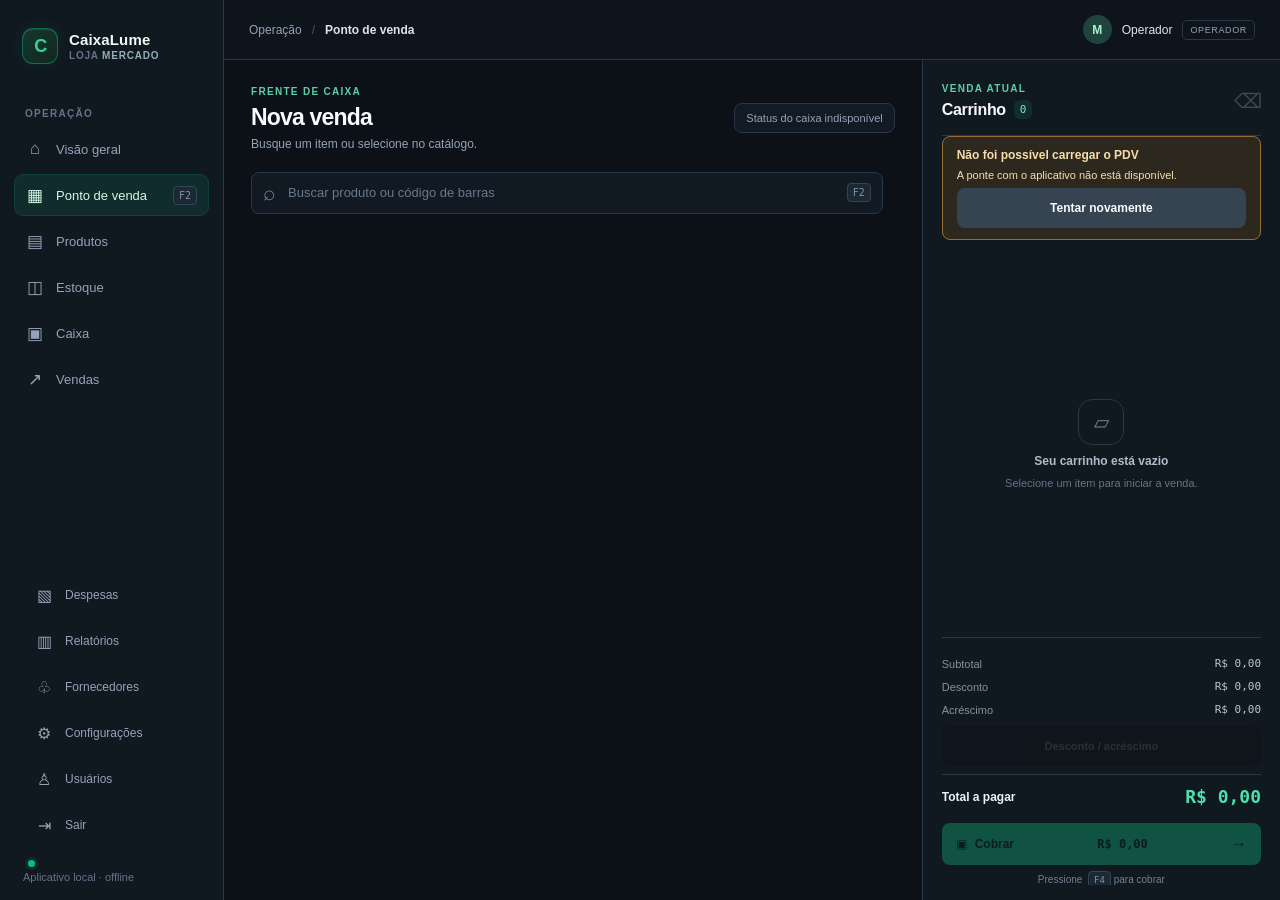
<file: Web/index.html>
<!doctype html>
<html lang="pt-BR">
  <head>
    <meta charset="utf-8" />
    <meta name="viewport" content="width=device-width, initial-scale=1, viewport-fit=cover" />
    <meta name="color-scheme" content="dark" />
    <title>Mercado · Ponto de venda</title>
    <link rel="stylesheet" href="./styles.css" />
      <link rel="stylesheet" href="./ui.css" />
  </head>
  <body>
    <div class="app-shell">
      <aside class="sidebar" aria-label="Navegação principal">
        <div class="brand"><span class="brand-mark" aria-hidden="true">C</span><span class="brand-copy"><strong>CaixaLume</strong><small>LOJA <span id="store-name">Mercado</span></small></span></div>
        <div class="nav-caption">OPERAÇÃO</div>
        <nav class="primary-nav">
          <button class="nav-item" data-page="home.html" type="button"><span class="nav-icon">⌂</span><span>Visão geral</span></button>
          <button class="nav-item active" data-page="index.html" type="button" aria-current="page"><span class="nav-icon">▦</span><span>Ponto de venda</span><kbd>F2</kbd></button>
          <button class="nav-item" data-page="products.html" type="button"><span class="nav-icon">▤</span><span>Produtos</span></button>
          <button class="nav-item" data-module="stock" type="button"><span class="nav-icon">◫</span><span>Estoque</span></button>
          <button class="nav-item" data-module="cash" type="button"><span class="nav-icon">▣</span><span>Caixa</span></button>
          <button class="nav-item" data-module="sales" type="button"><span class="nav-icon">↗</span><span>Vendas</span></button>
        <button class="nav-item" data-module="invoices" type="button" aria-label="Notas fiscais" title="Notas fiscais" hidden disabled><span class="nav-icon" aria-hidden="true">▣</span><span>Notas fiscais</span></button>
        </nav>
        <div class="sidebar-bottom"><button class="nav-item" data-module="expenses" type="button"><span class="nav-icon">▧</span><span>Despesas</span></button><button class="nav-item" data-page="reports.html" type="button"><span class="nav-icon">▥</span><span>Relatórios</span></button><button class="nav-item" data-module="suppliers" type="button"><span class="nav-icon">♧</span><span>Fornecedores</span></button><button class="nav-item" data-module="settings" type="button"><span class="nav-icon">⚙</span><span>Configurações</span></button><button class="nav-item" data-module="users" type="button"><span class="nav-icon">♙</span><span>Usuários</span></button><button class="nav-item" id="logout-button" type="button"><span class="nav-icon">⇥</span><span>Sair</span></button><span class="connection-dot"></span><span>Aplicativo local · offline</span></div>
      </aside>

      <main class="main-area">
        <header class="topbar">
          <div class="breadcrumbs"><span>Operação</span><span class="crumb-separator">/</span><strong>Ponto de venda</strong></div>
          <div class="topbar-actions"><span class="user-avatar" id="user-avatar">M</span><span class="user-label" id="user-label">Operador</span><span class="role-badge" id="user-role">OPERADOR</span></div>
        </header>

        <section class="workspace" aria-label="Ponto de venda">
          <div class="catalog-panel">
            <div class="page-heading"><div><div class="eyebrow">FRENTE DE CAIXA</div><h1>Nova venda</h1><p>Busque um item ou selecione no catálogo.</p></div><button class="cash-pill" id="cash-status" type="button"><span></span> Verificando caixa...</button></div>
            <div class="catalog-toolbar"><label class="search-box"><span aria-hidden="true">⌕</span><input id="product-search" type="search" placeholder="Buscar produto ou código de barras" autocomplete="off" aria-label="Buscar produto" /><kbd>F2</kbd></label><span class="result-count" id="result-count"></span></div>
            <div class="category-strip" id="category-list" role="tablist" aria-label="Categorias"></div>
            <section class="product-grid" id="product-grid" aria-label="Catálogo de produtos" aria-live="polite"></section>
          </div>

          <aside class="cart-panel" aria-label="Carrinho da venda">
            <div class="cart-heading"><div><div class="eyebrow">VENDA ATUAL</div><h2>Carrinho <span class="cart-badge" id="cart-count">0</span></h2></div><button class="icon-button" id="clear-cart" type="button" aria-label="Limpar carrinho" title="Limpar carrinho">⌫</button></div>
            <div class="checkout-status" id="checkout-status" role="status" hidden><strong id="checkout-status-title">Resultado do pagamento pendente</strong><span id="checkout-status-description">Reveja a mesma operação antes de iniciar outra venda.</span><button class="button button-secondary" id="retry-checkout" type="button">Consultar a mesma venda</button><button class="button button-secondary" id="discard-cancelled-checkout" type="button" hidden>Encerrar tentativa cancelada</button></div>
            <div class="checkout-status" id="load-error" role="alert" hidden><strong>Não foi possível carregar o PDV</strong><span id="load-error-text"></span><button class="button button-secondary" id="retry-load" type="button">Tentar novamente</button></div>
            <div class="cart-list" id="cart-list" aria-live="polite"></div>
            <div class="cart-footer">
              <div class="total-row"><span>Subtotal</span><strong id="subtotal">R$ 0,00</strong></div>
              <div class="total-row"><span>Desconto</span><strong id="discount-total">R$ 0,00</strong></div>
              <div class="total-row"><span>Acréscimo</span><strong id="surcharge-total">R$ 0,00</strong></div>
              <button class="button button-secondary adjustment-button" id="edit-adjustments" type="button" disabled>Desconto / acréscimo</button>
              <div class="grand-total"><span>Total a pagar</span><strong id="total">R$ 0,00</strong></div>
              <button class="button button-primary charge-button" id="charge-button" type="button" disabled><span>▣</span> Cobrar <strong id="charge-total">R$ 0,00</strong><span class="button-arrow">→</span></button>
              <div class="shortcut-hint">Pressione <kbd>F4</kbd> para cobrar</div>
            </div>
          </aside>
        </section>
      </main>
    </div>

    <div class="toast-region" id="toast-region" role="status" aria-live="polite"></div>
    <dialog class="modal" id="payment-modal" aria-labelledby="payment-title">
      <form method="dialog" class="modal-card" id="payment-form">
        <div class="modal-header"><div><div class="eyebrow">FINALIZAR VENDA</div><h2 id="payment-title">Pagamento</h2></div><button class="icon-button" type="button" data-close aria-label="Fechar">×</button></div>
        <div class="payment-total"><span>Total da venda</span><strong id="payment-total">R$ 0,00</strong></div>
        <p class="modal-description">Atalhos: F6 dinheiro · F7 Pix · F8 débito · F9 crédito. Confira o recebimento antes de registrar. Pix e cartão são processados fora do sistema.</p>
        <fieldset class="payment-methods"><legend>Forma de pagamento</legend>
          <label class="payment-option selected"><input type="radio" name="payment-method" value="DINHEIRO" checked /><span class="method-icon">▤</span>Dinheiro</label>
          <label class="payment-option"><input type="radio" name="payment-method" value="PIX" /><span class="method-icon">⌗</span>Pix</label>
          <label class="payment-option"><input type="radio" name="payment-method" value="DÉBITO" /><span class="method-icon">▣</span>Débito</label>
          <label class="payment-option"><input type="radio" name="payment-method" value="CRÉDITO" /><span class="method-icon">▣</span>Crédito</label>
        </fieldset>
        <label class="field-label" id="received-label" for="amount-received">Valor recebido</label>
        <div class="money-input"><span>R$</span><input id="amount-received" type="text" inputmode="decimal" autocomplete="off" aria-describedby="money-help" /></div><small class="field-help" id="money-help">Use vírgula para centavos. Exemplo: 14,27.</small>
        <div class="change-row"><span>Troco</span><strong id="change-value">R$ 0,00</strong></div>
        <button class="button button-primary confirm-payment" id="confirm-payment" type="submit"><span>Confirmar pagamento</span><span class="button-arrow">→</span></button>
        <p class="form-error" id="payment-error" role="alert"></p>
      </form>
    </dialog>

    <dialog class="modal" id="success-modal" aria-labelledby="success-title">
      <section class="modal-card success-card"><div class="success-mark">✓</div><div class="eyebrow">VENDA REGISTRADA</div><h2 id="success-title">Venda concluída</h2><p id="success-detail"></p><button class="button button-primary confirm-payment" id="new-sale" type="button">Nova venda <span class="button-arrow">→</span></button></section>
    </dialog>

    <dialog class="modal" id="cash-modal" aria-labelledby="cash-title">
      <form method="dialog" class="modal-card" id="cash-form"><div class="modal-header"><div><div class="eyebrow">INÍCIO DO TURNO</div><h2 id="cash-title">Abrir caixa</h2></div><button class="icon-button" type="button" data-close aria-label="Fechar">×</button></div><p class="modal-description">Informe o valor disponível no caixa para iniciar as vendas.</p><label class="field-label" for="opening-balance">Saldo inicial</label><div class="money-input"><span>R$</span><input id="opening-balance" type="text" value="0,00" inputmode="decimal" /></div><button class="button button-primary confirm-payment" id="open-cash" type="submit">Abrir caixa <span class="button-arrow">→</span></button><p class="form-error" id="cash-error" role="alert"></p></form>
    </dialog>

    <dialog class="modal" id="unknown-modal" aria-labelledby="unknown-title"><section class="modal-card">
      <div class="modal-header"><h2 id="unknown-title">Produto não encontrado</h2><button class="icon-button" type="button" data-close aria-label="Fechar">×</button></div>
      <p>Não há correspondência para <strong id="unknown-code"></strong>. A venda atual será mantida.</p>
      <button class="button button-primary" type="button" id="lookup-product">Consultar ou cadastrar produto</button>
      <p class="modal-description">O cadastro exige administrador. Depois de salvar, o item será incluído nesta venda se houver estoque.</p>
    </section></dialog>
    <dialog class="modal" id="weight-modal" aria-labelledby="weight-title"><form class="modal-card" id="weight-form">
      <div class="modal-header"><h2 id="weight-title">Informar peso</h2><button class="icon-button" type="button" data-close aria-label="Fechar">×</button></div>
      <p class="modal-description" id="weight-product"></p><p class="modal-description" id="weight-price"></p>
      <label class="field-label" for="weight-value">Peso medido (kg)</label><div class="money-input"><input id="weight-value" type="text" inputmode="decimal" placeholder="Ex.: 0,315" autocomplete="off" /><span>kg</span></div>
      <p class="form-error" id="weight-error" role="alert"></p><button class="button button-primary" type="submit">Adicionar peso ao carrinho</button>
    </form></dialog>
    <dialog class="modal" id="adjustments-modal" aria-labelledby="adjustments-title"><form class="modal-card" id="adjustments-form">
      <div class="modal-header"><h2 id="adjustments-title">Desconto e acréscimo</h2><button class="icon-button" type="button" data-close aria-label="Fechar">×</button></div>
      <label class="field-label" for="discount-type">Tipo de desconto</label><select id="discount-type"><option value="VALOR">Valor em R$</option><option value="PERCENTUAL">Percentual (%)</option></select>
      <label class="field-label" for="discount-value">Desconto</label><div class="money-input"><input id="discount-value" type="text" inputmode="decimal" value="0" /></div>
      <label class="field-label" for="surcharge-value">Acréscimo em R$</label><div class="money-input"><input id="surcharge-value" type="text" inputmode="decimal" value="0" /></div>
      <div class="payment-total"><span>Total ajustado</span><strong id="adjustment-preview"></strong></div>
      <p id="adjustment-error" class="form-error" role="alert"></p><button class="button button-primary" type="submit">Aplicar à venda</button>
    </form></dialog>
    <script src="./bridge.js" defer></script>
    <script src="./ui-input.js" defer></script>
    <script src="./ui.js" defer></script>
    <script src="./pdv-domain.js" defer></script>
    <script src="./app.js" defer></script>
  </body>
</html>
</file>
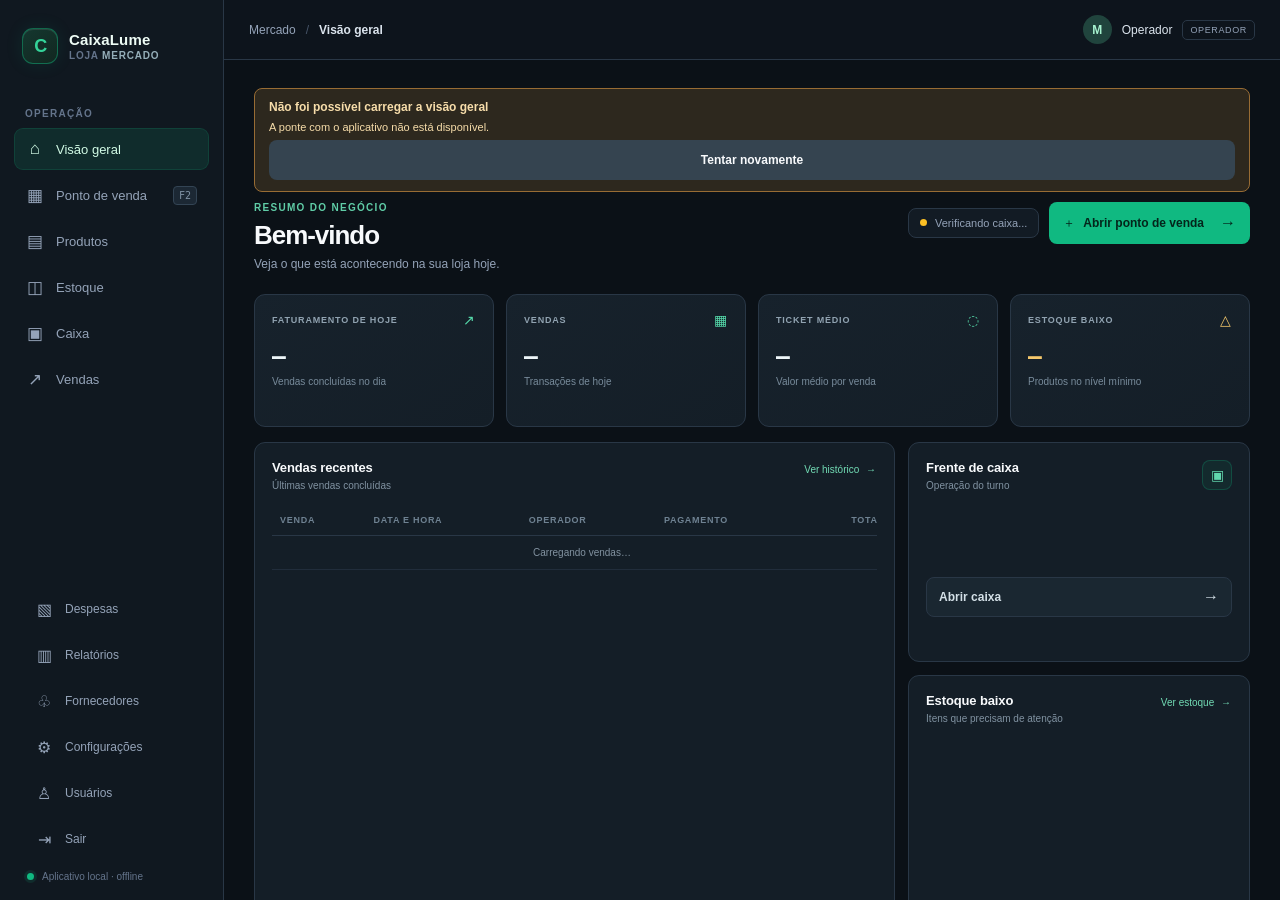
<file: Web/home.html>
<!doctype html>
<html lang="pt-BR">
  <head>
    <meta charset="utf-8" />
    <meta name="viewport" content="width=device-width, initial-scale=1, viewport-fit=cover" />
    <meta name="color-scheme" content="dark" />
    <title>Mercado · Visão geral</title>
    <link rel="stylesheet" href="./styles.css" />
    <link rel="stylesheet" href="./home.css" />
      <link rel="stylesheet" href="./ui.css" />
  </head>
  <body>
    <div class="app-shell">
      <aside class="sidebar" aria-label="Navegação principal">
        <div class="brand"><span class="brand-mark" aria-hidden="true">C</span><span class="brand-copy"><strong>CaixaLume</strong><small>LOJA <span id="store-name">Mercado</span></small></span></div>
        <div class="nav-caption">OPERAÇÃO</div>
        <nav class="primary-nav">
          <button class="nav-item active" data-page="home.html" type="button" aria-current="page"><span class="nav-icon">⌂</span><span>Visão geral</span></button>
          <button class="nav-item" data-page="index.html" type="button"><span class="nav-icon">▦</span><span>Ponto de venda</span><kbd>F2</kbd></button>
          <button class="nav-item" data-page="products.html" type="button"><span class="nav-icon">▤</span><span>Produtos</span></button>
          <button class="nav-item" data-module="stock" type="button"><span class="nav-icon">◫</span><span>Estoque</span></button>
          <button class="nav-item" data-module="cash" type="button"><span class="nav-icon">▣</span><span>Caixa</span></button>
          <button class="nav-item" data-module="sales" type="button"><span class="nav-icon">↗</span><span>Vendas</span></button>
        <button class="nav-item" data-module="invoices" type="button" aria-label="Notas fiscais" title="Notas fiscais" hidden disabled><span class="nav-icon" aria-hidden="true">▣</span><span>Notas fiscais</span></button>
        </nav>
        <div class="sidebar-bottom">
          <button class="nav-item" data-module="expenses" type="button"><span class="nav-icon">▧</span><span>Despesas</span></button>
          <button class="nav-item" data-page="reports.html" type="button"><span class="nav-icon">▥</span><span>Relatórios</span></button>
          <button class="nav-item" data-module="suppliers" type="button"><span class="nav-icon">♧</span><span>Fornecedores</span></button>
          <button class="nav-item" data-module="settings" type="button"><span class="nav-icon">⚙</span><span>Configurações</span></button>
          <button class="nav-item" data-module="users" type="button"><span class="nav-icon">♙</span><span>Usuários</span></button>
          <button class="nav-item" id="logout-button" type="button"><span class="nav-icon">⇥</span><span>Sair</span></button>
          <div class="offline-status"><span class="connection-dot"></span><span>Aplicativo local · offline</span></div>
        </div>
      </aside>
      <main class="main-area">
        <header class="topbar"><div class="breadcrumbs"><span>Mercado</span><span class="crumb-separator">/</span><strong>Visão geral</strong></div><div class="topbar-actions"><span class="user-avatar" id="user-avatar">M</span><span class="user-label" id="user-label">Operador</span><span class="role-badge" id="user-role">OPERADOR</span></div></header>
        <section class="dashboard-view">
          <div class="checkout-status" id="dashboard-error" role="alert" hidden><strong>Não foi possível carregar a visão geral</strong><span id="dashboard-error-text"></span><button class="button button-secondary" id="retry-dashboard" type="button">Tentar novamente</button></div>
          <div class="dashboard-heading"><div><div class="eyebrow" id="today-label">RESUMO DO NEGÓCIO</div><h1 id="greeting">Bem-vindo</h1><p>Veja o que está acontecendo na sua loja hoje.</p></div><div class="heading-actions"><span class="cash-pill" id="cash-status"><span></span> Verificando caixa...</span><button class="button button-primary open-pos" data-page="index.html" type="button"><span>＋</span> Abrir ponto de venda <span class="button-arrow">→</span></button></div></div>
          <section class="getting-started" id="getting-started" aria-labelledby="getting-started-title" hidden>
            <div class="getting-started-heading"><div><span class="eyebrow">COMECE POR AQUI</span><h2 id="getting-started-title">Prepare sua primeira venda</h2><p>Um caminho simples para deixar a loja pronta para operar.</p></div><span class="getting-started-progress" id="getting-started-progress">Primeiros passos</span></div>
            <div class="getting-started-steps">
              <article class="setup-step" id="setup-step-products" data-step="products"><span class="setup-step-number" aria-hidden="true">01</span><div class="setup-step-content"><h3>Cadastre seus produtos</h3><p>Informe nome, preço e estoque dos itens que você vende.</p><button class="setup-step-action" type="button" data-page="products.html">Ir para produtos <span aria-hidden="true">→</span></button></div><span class="setup-step-state" aria-label="Pendente">Pendente</span></article>
              <article class="setup-step" id="setup-step-cash" data-step="cash"><span class="setup-step-number" aria-hidden="true">02</span><div class="setup-step-content"><h3>Abra o caixa</h3><p>Registre o saldo inicial antes de receber pagamentos.</p><button class="setup-step-action" type="button" data-module="cash">Ir para caixa <span aria-hidden="true">→</span></button></div><span class="setup-step-state" aria-label="Pendente">Pendente</span></article>
              <article class="setup-step" id="setup-step-sale" data-step="sale"><span class="setup-step-number" aria-hidden="true">03</span><div class="setup-step-content"><h3>Faça sua primeira venda</h3><p>Leia o código de barras ou escolha um produto no catálogo.</p><button class="setup-step-action" type="button" data-page="index.html">Abrir ponto de venda <span aria-hidden="true">→</span></button></div><span class="setup-step-state" aria-label="Pendente">Pendente</span></article>
            </div>
          </section>
          <section class="metrics-grid" aria-label="Indicadores de hoje">
            <article class="metric-card"><div class="metric-label">FATURAMENTO DE HOJE <span>↗</span></div><strong id="revenue">—</strong><small>Vendas concluídas no dia</small></article>
            <article class="metric-card"><div class="metric-label">VENDAS <span>▦</span></div><strong id="sales-today">—</strong><small>Transações de hoje</small></article>
            <article class="metric-card"><div class="metric-label">TICKET MÉDIO <span>◌</span></div><strong id="average-ticket">—</strong><small>Valor médio por venda</small></article>
            <article class="metric-card warning-metric"><div class="metric-label">ESTOQUE BAIXO <span>△</span></div><strong id="low-stock-count">—</strong><small>Produtos no nível mínimo</small></article>
          </section>
          <section class="dashboard-grid">
            <article class="dashboard-card recent-card"><div class="card-heading"><div><h2>Vendas recentes</h2><p>Últimas vendas concluídas</p></div><button class="text-action" data-module="sales" type="button">Ver histórico <span>→</span></button></div><div class="table-wrap"><table><thead><tr><th>VENDA</th><th>DATA E HORA</th><th>OPERADOR</th><th>PAGAMENTO</th><th class="right">TOTAL</th></tr></thead><tbody id="recent-sales"><tr><td colspan="5" class="loading-cell">Carregando vendas…</td></tr></tbody></table></div><div class="empty-panel" id="sales-empty" hidden><span>▦</span><strong>Nenhuma venda por enquanto</strong><small>As vendas concluídas aparecerão aqui.</small></div></article>
            <article class="dashboard-card cash-card"><div class="card-heading"><div><h2>Frente de caixa</h2><p>Operação do turno</p></div><span class="cash-icon">▣</span></div><div class="cash-card-state" id="cash-card-state"></div><button class="button button-secondary" data-module="cash" type="button" id="cash-action">Abrir caixa <span class="button-arrow">→</span></button></article>
            <article class="dashboard-card stock-card"><div class="card-heading"><div><h2>Estoque baixo</h2><p>Itens que precisam de atenção</p></div><button class="text-action" data-module="stock" type="button">Ver estoque <span>→</span></button></div><div class="alert-list" id="stock-alerts"></div><div class="empty-panel compact" id="stock-empty" hidden><span>✓</span><strong>Estoque em dia</strong><small>Nenhum produto no nível mínimo.</small></div></article>
<article class="dashboard-card expired-card"><div class="card-heading"><div><h2>Produtos vencidos</h2><p>Confira a validade antes de vender. A política de bloqueio ainda não foi definida.</p></div><button class="text-action" data-page="products.html" type="button">Ver produtos →</button></div><div class="alert-list" id="expired-alerts"></div><div class="empty-panel compact" id="expired-empty" hidden><strong>Nenhum produto vencido</strong></div></article>
            <article class="dashboard-card expiry-card"><div class="card-heading"><div><h2>Próximos do vencimento</h2><p>Validade nos próximos 30 dias</p></div><button class="text-action" data-page="products.html" type="button">Ver produtos <span>→</span></button></div><div class="alert-list" id="expiry-alerts"></div><div class="empty-panel compact" id="expiry-empty" hidden><span>✓</span><strong>Nenhum alerta</strong><small>Não há produtos próximos do vencimento.</small></div></article>
          </section>
        </section>
      </main>
    </div>
    <div class="toast-region" id="toast-region" role="status" aria-live="polite"></div>
    <script src="./bridge.js" defer></script><script src="./ui-input.js" defer></script>
    <script src="./ui.js" defer></script><script src="./home.js" defer></script>
  </body>
</html>
</file>
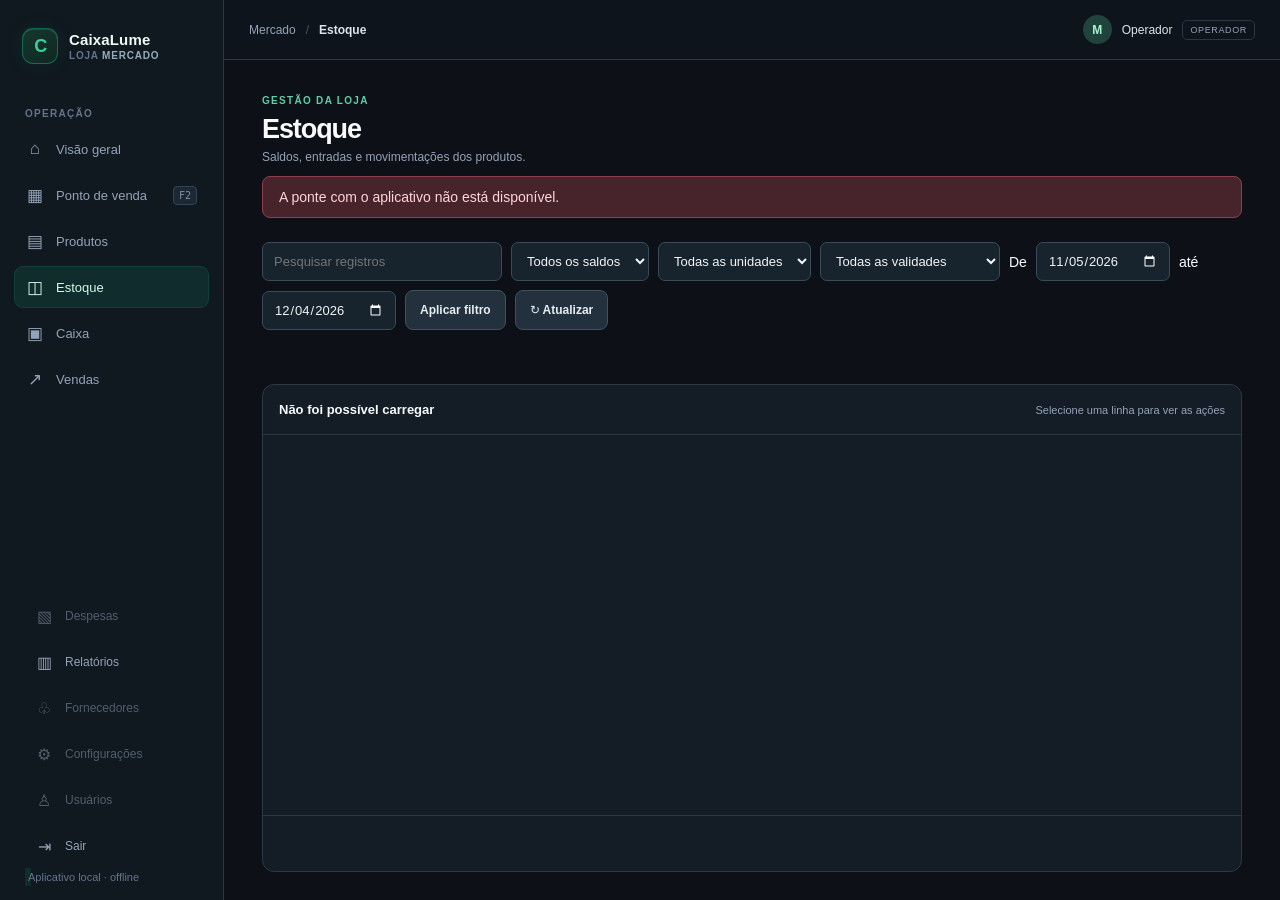
<file: Web/modules.html>
<!doctype html>
<html lang="pt-BR">
<head><meta charset="utf-8"/><meta name="viewport" content="width=device-width,initial-scale=1"/><meta name="color-scheme" content="dark"/><title>Mercado · Gestão</title><link rel="stylesheet" href="./styles.css"/><link rel="stylesheet" href="./modules.css"/>    <link rel="stylesheet" href="./ui.css" />
  </head>
<body><div class="app-shell">
  <aside class="sidebar" aria-label="Navegação principal">
    <div class="brand"><span class="brand-mark" aria-hidden="true">C</span><span class="brand-copy"><strong>CaixaLume</strong><small>LOJA <span id="store-name">Mercado</span></small></span></div>
    <div class="nav-caption">OPERAÇÃO</div><nav class="primary-nav" id="primary-nav"></nav>
    <div class="sidebar-bottom" id="secondary-nav"></div>
  </aside>
  <main class="main-area"><header class="topbar"><div class="breadcrumbs"><span id="breadcrumb-store">Mercado</span><span class="crumb-separator">/</span><strong id="breadcrumb-module">Gestão</strong></div><div class="topbar-actions"><span class="user-avatar" id="user-avatar">M</span><span id="user-label">Operador</span><span class="role-badge" id="user-role">OPERADOR</span></div></header>
    <section class="module-view"><div class="module-heading"><div><span class="eyebrow" id="module-eyebrow">GESTÃO DA LOJA</span><h1 id="module-title">Carregando…</h1><p id="module-subtitle"></p></div><div class="heading-buttons" id="module-actions"></div></div>
      <div class="module-message" id="module-error" role="alert" hidden></div><div class="module-metrics" id="module-metrics"></div>
      <div class="module-toolbar" id="module-toolbar"></div><div class="module-tabs" id="module-tabs"></div>
      <section class="module-card"><div class="module-card-heading"><strong id="module-count">Carregando…</strong><span id="module-hint">Selecione uma linha para ver as ações</span></div><div class="module-table-wrap"><table><thead id="module-head"></thead><tbody id="module-rows"></tbody></table><div class="module-empty" id="module-empty" hidden>Nenhum registro encontrado.</div><div class="module-load-more" id="module-load-more" hidden><button class="button button-secondary" id="module-load-more-button" type="button">Mostrar mais registros</button></div></div><div class="module-row-actions" id="module-row-actions"></div></section>
    </section>
  </main></div>
  <dialog class="module-dialog" id="module-dialog"><form id="module-form"><header><div><span class="eyebrow" id="dialog-eyebrow">GESTÃO</span><h2 id="dialog-title">Novo registro</h2></div><button class="icon-button" type="button" id="dialog-close" aria-label="Fechar">×</button></header><div class="dialog-fields" id="dialog-fields"></div><p class="dialog-error" id="dialog-error" role="alert"></p><footer><button class="button button-secondary" type="button" id="dialog-cancel">Cancelar</button><button class="button button-primary" type="submit" id="dialog-submit">Salvar</button></footer></form></dialog>
  <dialog class="module-dialog" id="details-dialog"><div class="details-shell"><header><h2 id="details-title">Detalhes</h2><button class="icon-button" id="details-close" type="button" aria-label="Fechar">×</button></header><div id="details-content"></div><footer><button class="button button-secondary" id="details-done" type="button">Fechar</button></footer></div></dialog>
  <dialog class="module-dialog invoice-dialog" id="invoice-dialog" aria-labelledby="invoice-title"><form id="invoice-form"><header><div><span class="eyebrow">ENTRADA DE MERCADORIA</span><h2 id="invoice-title">Conferir XML da NF-e</h2></div><button class="icon-button" type="button" id="invoice-close" aria-label="Fechar">×</button></header><div class="invoice-dialog-body"><div class="invoice-summary" id="invoice-summary"></div><p class="invoice-notice">Situação fiscal atual e assinatura digital não verificadas. O XML pode ter sido cancelado depois da autorização. Confira a nota e a mercadoria recebida antes de registrar a entrada.</p><div class="invoice-recipient-label"><span>CNPJ configurado da loja</span><strong id="invoice-recipient-cnpj">Não configurado</strong></div><p class="invoice-guidance">Vincule cada item a um produto já cadastrado. Se faltar um produto, cadastre-o em Produtos e selecione o XML novamente. Para CX, PCT ou unidade diferente da venda, informe manualmente quantidade recebida e custo por unidade de venda.</p><button class="button button-secondary invoice-product-link" type="button" id="invoice-create-product">Cadastrar produto em Produtos →</button><div class="invoice-items" id="invoice-items"></div></div><p class="dialog-error" id="invoice-error" role="alert"></p><footer><button class="button button-secondary" type="button" id="invoice-cancel">Cancelar</button><button class="button button-primary" type="submit" id="invoice-submit">Confirmar entrada</button></footer></form></dialog>
  <div id="toast-region" class="toast-region" role="status"></div>
  <script src="./bridge.js"></script><script src="./ui-input.js" defer></script>
    <script src="./ui.js"></script><script src="./modules.js"></script>
</body></html>
</file>
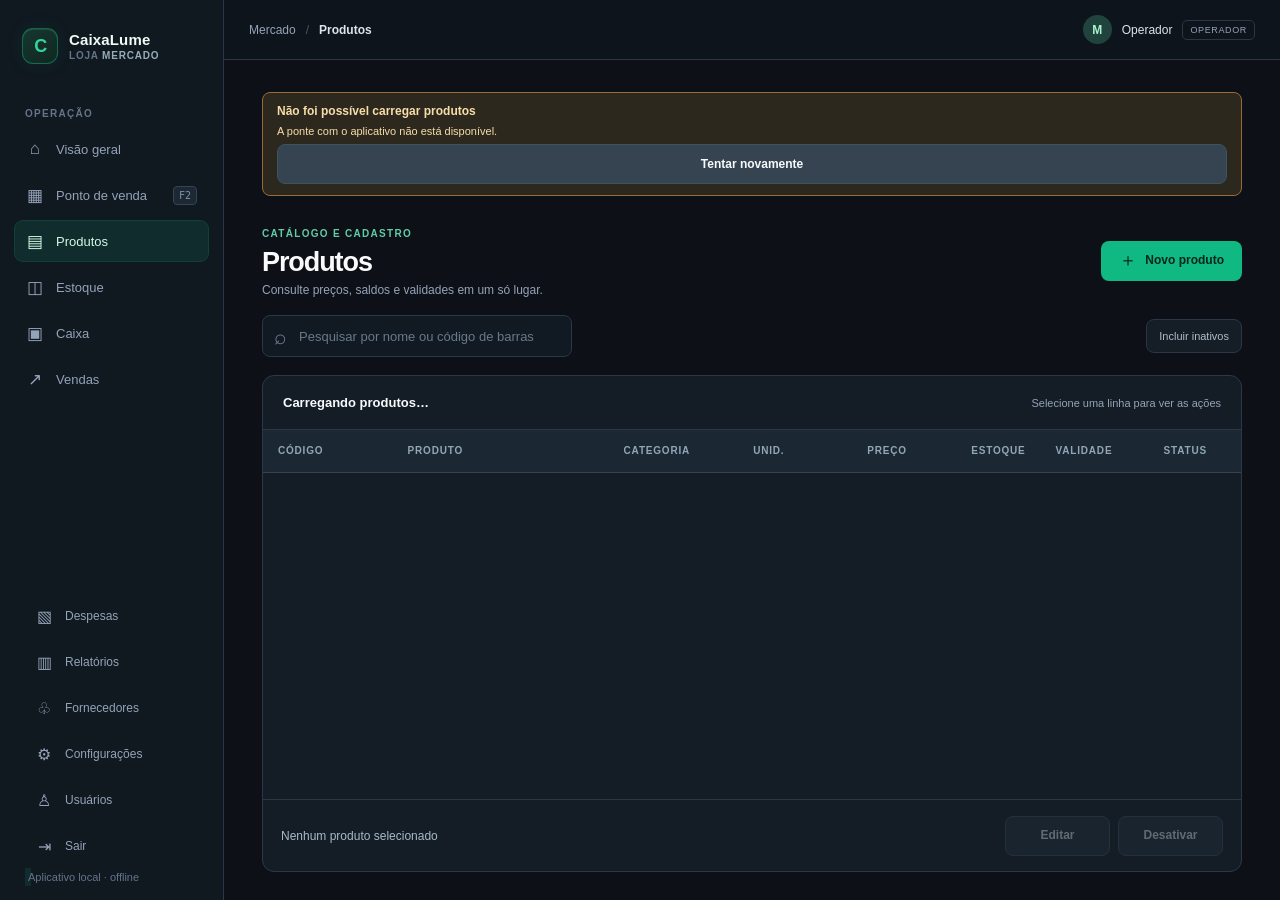
<file: Web/products.html>
<!doctype html>
<html lang="pt-BR">
<head>
  <meta charset="utf-8" />
  <meta name="viewport" content="width=device-width, initial-scale=1, viewport-fit=cover" />
  <meta name="color-scheme" content="dark" />
  <title>Mercado · Produtos</title>
  <link rel="stylesheet" href="./styles.css" />
  <link rel="stylesheet" href="./products.css" />
    <link rel="stylesheet" href="./ui.css" />
  </head>
<body>
  <div class="app-shell">
    <aside class="sidebar" aria-label="Navegação principal">
      <div class="brand"><span class="brand-mark" aria-hidden="true">C</span><span class="brand-copy"><strong>CaixaLume</strong><small>LOJA <span id="store-name">Mercado</span></small></span></div>
      <div class="nav-caption">OPERAÇÃO</div>
      <nav class="primary-nav">
        <button class="nav-item" data-page="home.html" type="button"><span class="nav-icon">⌂</span><span>Visão geral</span></button>
        <button class="nav-item" data-page="index.html" type="button"><span class="nav-icon">▦</span><span>Ponto de venda</span><kbd>F2</kbd></button>
        <button class="nav-item active" data-page="products.html" type="button" aria-current="page"><span class="nav-icon">▤</span><span>Produtos</span></button>
        <button class="nav-item" data-module="stock" type="button"><span class="nav-icon">◫</span><span>Estoque</span></button>
        <button class="nav-item" data-module="cash" type="button"><span class="nav-icon">▣</span><span>Caixa</span></button>
        <button class="nav-item" data-module="sales" type="button"><span class="nav-icon">↗</span><span>Vendas</span></button>
        <button class="nav-item" data-module="invoices" type="button" aria-label="Notas fiscais" title="Notas fiscais" hidden disabled><span class="nav-icon" aria-hidden="true">▣</span><span>Notas fiscais</span></button>
      </nav>
      <div class="sidebar-bottom">
        <button class="nav-item" data-module="expenses" type="button"><span class="nav-icon">▧</span><span>Despesas</span></button>
        <button class="nav-item" data-page="reports.html" type="button"><span class="nav-icon">▥</span><span>Relatórios</span></button>
        <button class="nav-item" data-module="suppliers" type="button"><span class="nav-icon">♧</span><span>Fornecedores</span></button>
        <button class="nav-item" data-module="settings" type="button"><span class="nav-icon">⚙</span><span>Configurações</span></button>
        <button class="nav-item" data-module="users" type="button"><span class="nav-icon">♙</span><span>Usuários</span></button>
        <button class="nav-item" id="logout-button" type="button"><span class="nav-icon">⇥</span><span>Sair</span></button>
        <div class="offline-status"><span class="connection-dot"></span><span>Aplicativo local · offline</span></div>
      </div>
    </aside>
    <main class="main-area">
      <header class="topbar"><div class="breadcrumbs"><span id="breadcrumb-store">Mercado</span><span class="crumb-separator">/</span><strong>Produtos</strong></div><div class="topbar-actions"><span class="user-avatar" id="user-avatar">M</span><span id="user-label">Operador</span><span class="role-badge" id="user-role">OPERADOR</span></div></header>
      <section class="products-view">
        <div class="checkout-status" id="products-error" role="alert" hidden><strong>Não foi possível carregar produtos</strong><span id="products-error-text"></span><button class="button button-secondary" id="retry-products" type="button">Tentar novamente</button></div>
        <div class="products-heading"><div><span class="eyebrow">CATÁLOGO E CADASTRO</span><h1>Produtos</h1><p>Consulte preços, saldos e validades em um só lugar.</p></div><button class="button button-primary" id="new-product" type="button"><span>＋</span> Novo produto</button></div>
        <div class="products-toolbar">
          <label class="search-box products-search"><span aria-hidden="true">⌕</span><input id="product-search" type="search" placeholder="Pesquisar por nome ou código de barras" autocomplete="off" aria-label="Pesquisar produtos" /></label>
          <div class="category-filter" id="category-filter" role="group" aria-label="Categorias"></div>
          <button class="filter-toggle" id="inactive-toggle" type="button" aria-pressed="false">Incluir inativos</button>
        </div>
        <section class="products-card" aria-label="Lista de produtos">
          <div class="products-card-top"><strong id="product-count">Carregando produtos…</strong><span>Selecione uma linha para ver as ações</span></div>
          <div class="products-table-wrap"><table class="products-table"><thead><tr><th>CÓDIGO</th><th>PRODUTO</th><th>CATEGORIA</th><th>UNID.</th><th class="right">PREÇO</th><th class="right">ESTOQUE</th><th>VALIDADE</th><th>STATUS</th></tr></thead><tbody id="product-rows"></tbody></table><div class="products-empty" id="products-empty" hidden><span>▤</span><strong>Nenhum produto encontrado</strong><small>Altere a busca ou cadastre um produto.</small></div></div>
          <div class="products-actions"><span id="selected-product">Nenhum produto selecionado</span><div><button class="button button-secondary" id="edit-product" type="button" disabled>Editar</button><button class="button button-secondary" id="toggle-product" type="button" disabled>Desativar</button><button class="button button-danger" id="delete-product" type="button" hidden disabled>Excluir produto</button></div></div>
        </section>
      </section>
    </main>
  </div>
  <dialog class="modal" id="confirm-modal" aria-labelledby="confirm-title"><div class="modal-card"><div class="modal-header"><h2 id="confirm-title">Confirmar</h2></div><p class="modal-description" id="confirm-description"></p><div class="confirm-actions"><button class="button button-secondary" id="confirm-cancel" type="button">Voltar</button><button class="button button-danger" id="confirm-accept" type="button">Confirmar</button></div></div></dialog>
  <dialog class="product-dialog" id="product-modal" aria-labelledby="product-modal-title">
    <form id="product-form" novalidate>
      <header class="product-dialog-header"><div><span class="eyebrow">CADASTRO DE PRODUTO</span><h2 id="product-modal-title">Novo produto</h2></div><button class="icon-button" id="close-product" type="button" aria-label="Fechar">×</button></header>
      <div class="product-dialog-body">
        <section class="form-section"><h3>Dados para venda</h3><div class="product-form-grid">
          <label>Código de barras<div class="input-with-action"><input id="field-barcode" type="text" inputmode="numeric" autocomplete="off" placeholder="Leia ou digite o código" /><button class="button button-secondary" id="lookup-product" type="button">Buscar catálogo</button></div></label>
          <label>Nome do produto *<input id="field-name" type="text" required maxlength="120" autocomplete="off" placeholder="Nome que aparecerá na venda" /></label>
          <label>Preço de venda (R$) *<input id="field-price" type="text" inputmode="decimal" required placeholder="Ex.: 14,27" /></label>
          <label>Unidade de medida<select id="field-unit"><option value="UN">Unidade (UN)</option><option value="KG">Peso (KG)</option></select></label>
          <label>Estoque atual <span id="stock-unit">(UN)</span><input id="field-stock" type="text" inputmode="decimal" placeholder="0" /></label>
        </div></section>
        <section class="form-section"><h3>Detalhes e controle</h3><div class="product-form-grid two-columns">
          <label>Categoria<select id="field-category"></select></label><label>Fornecedor<select id="field-supplier"></select></label>
          <label>Marca<input id="field-brand" type="text" maxlength="120" /></label><label>Preço de custo (R$)<input id="field-cost" type="text" inputmode="decimal" placeholder="0,00" /></label>
          <label>Estoque mínimo<input id="field-min-stock" type="text" inputmode="decimal" placeholder="0" /></label><label>Validade<input id="field-expiry" type="date" /></label>
        </div></section>
        <section class="form-section"><h3>Imagem</h3><div class="product-form-grid"><label>URL da imagem<input id="field-image-url" type="url" placeholder="https://…" /></label><div class="image-preview"><img id="product-image-preview" alt="Prévia da imagem do produto" hidden /><span id="image-preview-empty">Nenhuma imagem cadastrada</span></div><div class="image-picker"><button class="button button-secondary" id="pick-image" type="button">Escolher imagem</button><button class="button button-secondary" id="remove-image" type="button">Remover imagem</button><span id="image-file-label">Nenhum arquivo novo selecionado</span></div></div></section>
        <p class="form-error" id="product-form-error" role="alert"></p>
      </div>
      <footer class="product-dialog-footer"><button class="button button-secondary" id="cancel-product" type="button">Cancelar</button><button class="button button-primary" id="save-product" type="submit">Salvar produto</button></footer>
    </form>
  </dialog>
  <div class="toast-region" id="toast-region" role="status" aria-live="polite"></div>
  <script src="./bridge.js" defer></script><script src="./ui-input.js" defer></script>
    <script src="./ui.js" defer></script><script src="./products.js" defer></script>
</body>
</html>
</file>
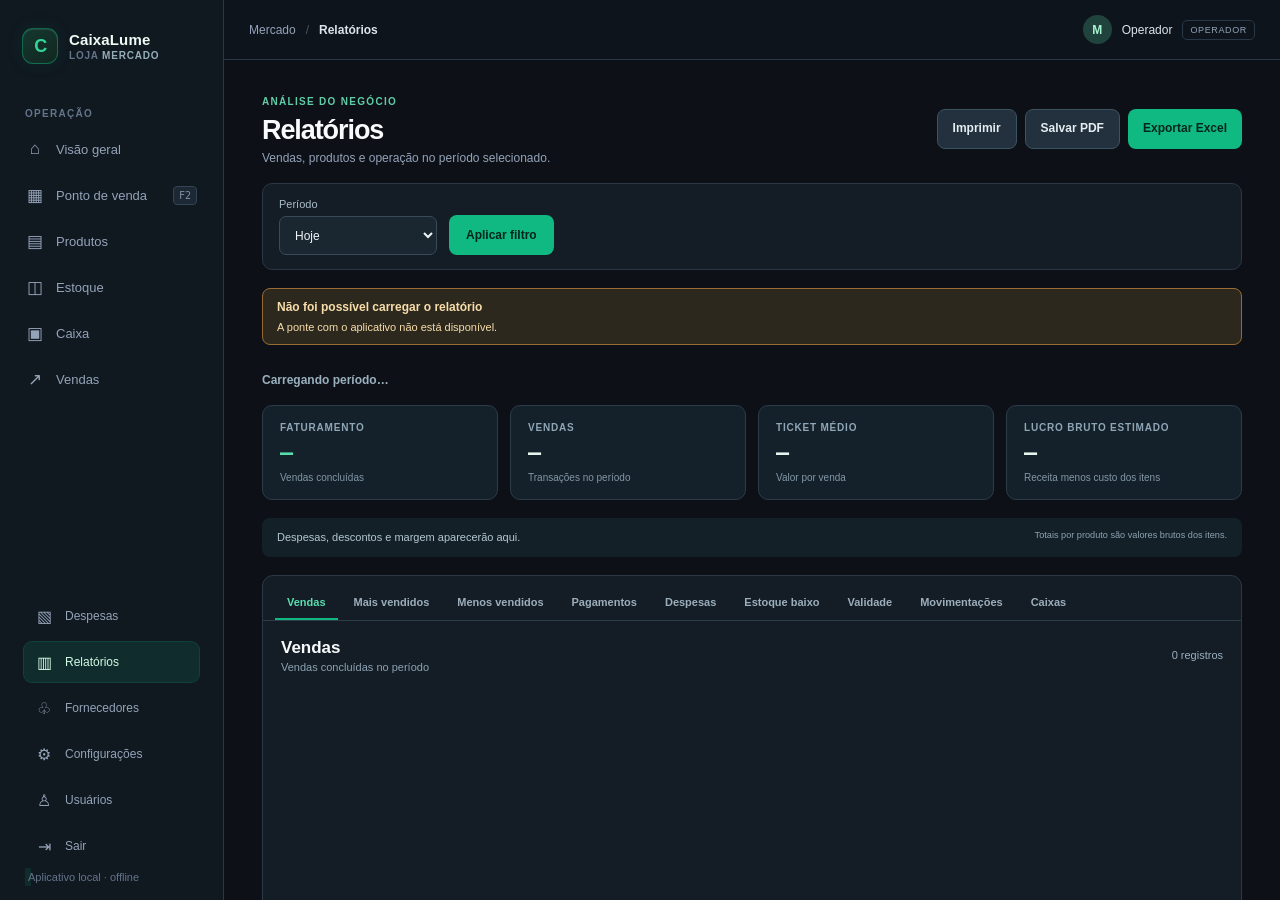
<file: Web/reports.html>
<!doctype html>
<html lang="pt-BR">
<head><meta charset="utf-8" /><meta name="viewport" content="width=device-width, initial-scale=1" /><meta name="color-scheme" content="dark" /><title>Mercado · Relatórios</title><link rel="stylesheet" href="./styles.css" /><link rel="stylesheet" href="./reports.css" />    <link rel="stylesheet" href="./ui.css" />
  </head>
<body><div class="app-shell">
  <aside class="sidebar" aria-label="Navegação principal">
    <div class="brand"><span class="brand-mark" aria-hidden="true">C</span><span class="brand-copy"><strong>CaixaLume</strong><small>LOJA <span id="store-name">Mercado</span></small></span></div>
    <div class="nav-caption">OPERAÇÃO</div><nav class="primary-nav">
      <button class="nav-item" data-page="home.html" type="button"><span class="nav-icon">⌂</span><span>Visão geral</span></button>
      <button class="nav-item" data-page="index.html" type="button"><span class="nav-icon">▦</span><span>Ponto de venda</span><kbd>F2</kbd></button>
      <button class="nav-item" data-page="products.html" type="button"><span class="nav-icon">▤</span><span>Produtos</span></button>
      <button class="nav-item" data-module="stock" type="button"><span class="nav-icon">◫</span><span>Estoque</span></button>
      <button class="nav-item" data-module="cash" type="button"><span class="nav-icon">▣</span><span>Caixa</span></button>
      <button class="nav-item" data-module="sales" type="button"><span class="nav-icon">↗</span><span>Vendas</span></button>
        <button class="nav-item" data-module="invoices" type="button" aria-label="Notas fiscais" title="Notas fiscais" hidden disabled><span class="nav-icon" aria-hidden="true">▣</span><span>Notas fiscais</span></button>
    </nav><div class="sidebar-bottom">
      <button class="nav-item" data-module="expenses" type="button"><span class="nav-icon">▧</span><span>Despesas</span></button>
      <button class="nav-item active" data-page="reports.html" type="button" aria-current="page"><span class="nav-icon">▥</span><span>Relatórios</span></button>
      <button class="nav-item" data-module="suppliers" type="button"><span class="nav-icon">♧</span><span>Fornecedores</span></button>
      <button class="nav-item" data-module="settings" type="button"><span class="nav-icon">⚙</span><span>Configurações</span></button>
      <button class="nav-item" data-module="users" type="button"><span class="nav-icon">♙</span><span>Usuários</span></button>
      <button class="nav-item" id="logout-button" type="button"><span class="nav-icon">⇥</span><span>Sair</span></button>
      <div class="offline-status"><span class="connection-dot"></span><span>Aplicativo local · offline</span></div>
    </div>
  </aside>
  <main class="main-area"><header class="topbar"><div class="breadcrumbs"><span id="breadcrumb-store">Mercado</span><span class="crumb-separator">/</span><strong>Relatórios</strong></div><div class="topbar-actions"><span class="user-avatar" id="user-avatar">M</span><span id="user-label">Operador</span><span class="role-badge" id="user-role">OPERADOR</span></div></header>
    <section class="reports-view"><div class="reports-heading"><div><span class="eyebrow">ANÁLISE DO NEGÓCIO</span><h1>Relatórios</h1><p>Vendas, produtos e operação no período selecionado.</p></div><div class="export-actions"><button class="button button-secondary" id="print-report" type="button">Imprimir</button><button class="button button-secondary" id="pdf-report" type="button">Salvar PDF</button><button class="button button-primary" id="excel-report" type="button">Exportar Excel</button></div></div>
      <form class="report-filters" id="report-filters"><label>Período<select id="period"><option value="today">Hoje</option><option value="yesterday">Ontem</option><option value="week">Últimos 7 dias</option><option value="month">Últimos 30 dias</option><option value="this-month">Este mês</option><option value="previous-month">Mês anterior</option><option value="custom">Personalizado</option></select></label><label class="custom-date" hidden>De<input id="start-date" type="date" /></label><label class="custom-date" hidden>Até<input id="end-date" type="date" /></label><button class="button button-primary" type="submit">Aplicar filtro</button></form>
      <div class="checkout-status" id="report-error" role="alert" hidden><strong>Não foi possível carregar o relatório</strong><span id="report-error-text"></span></div>
      <div class="report-period" id="report-period">Carregando período…</div>
      <section class="report-metrics" aria-label="Resumo do período"><article><small>FATURAMENTO</small><strong id="metric-revenue">—</strong><span>Vendas concluídas</span></article><article><small>VENDAS</small><strong id="metric-sales">—</strong><span>Transações no período</span></article><article><small>TICKET MÉDIO</small><strong id="metric-ticket">—</strong><span>Valor por venda</span></article><article><small>LUCRO BRUTO ESTIMADO</small><strong id="metric-profit">—</strong><span>Receita menos custo dos itens</span></article></section>
      <div class="report-breakdown"><span id="report-breakdown">Despesas, descontos e margem aparecerão aqui.</span><small>Totais por produto são valores brutos dos itens.</small></div>
      <section class="report-card"><div class="report-tabs" id="report-tabs" role="tablist" aria-label="Tipo de relatório"></div><div class="report-table-heading"><div><h2 id="report-section-title">Vendas</h2><p id="report-section-description">Vendas concluídas no período</p></div><span id="report-row-count">0 registros</span></div><div class="report-table-wrap"><table class="report-table"><thead id="report-head"></thead><tbody id="report-rows"></tbody></table><div class="report-empty" id="report-empty" hidden><strong>Nenhum registro neste período</strong><span>Altere o período para consultar outros dados.</span></div><div class="report-load-more" id="report-load-more" hidden><button class="button button-secondary" id="report-load-more-button" type="button">Mostrar mais registros</button></div></div></section><div class="report-print-all" id="report-print-all"></div>
    </section>
  </main></div><div class="toast-region" id="toast-region" role="status" aria-live="polite"></div><script src="./bridge.js" defer></script><script src="./ui-input.js" defer></script>
    <script src="./ui.js" defer></script><script src="./reports.js" defer></script></body></html>
</file>
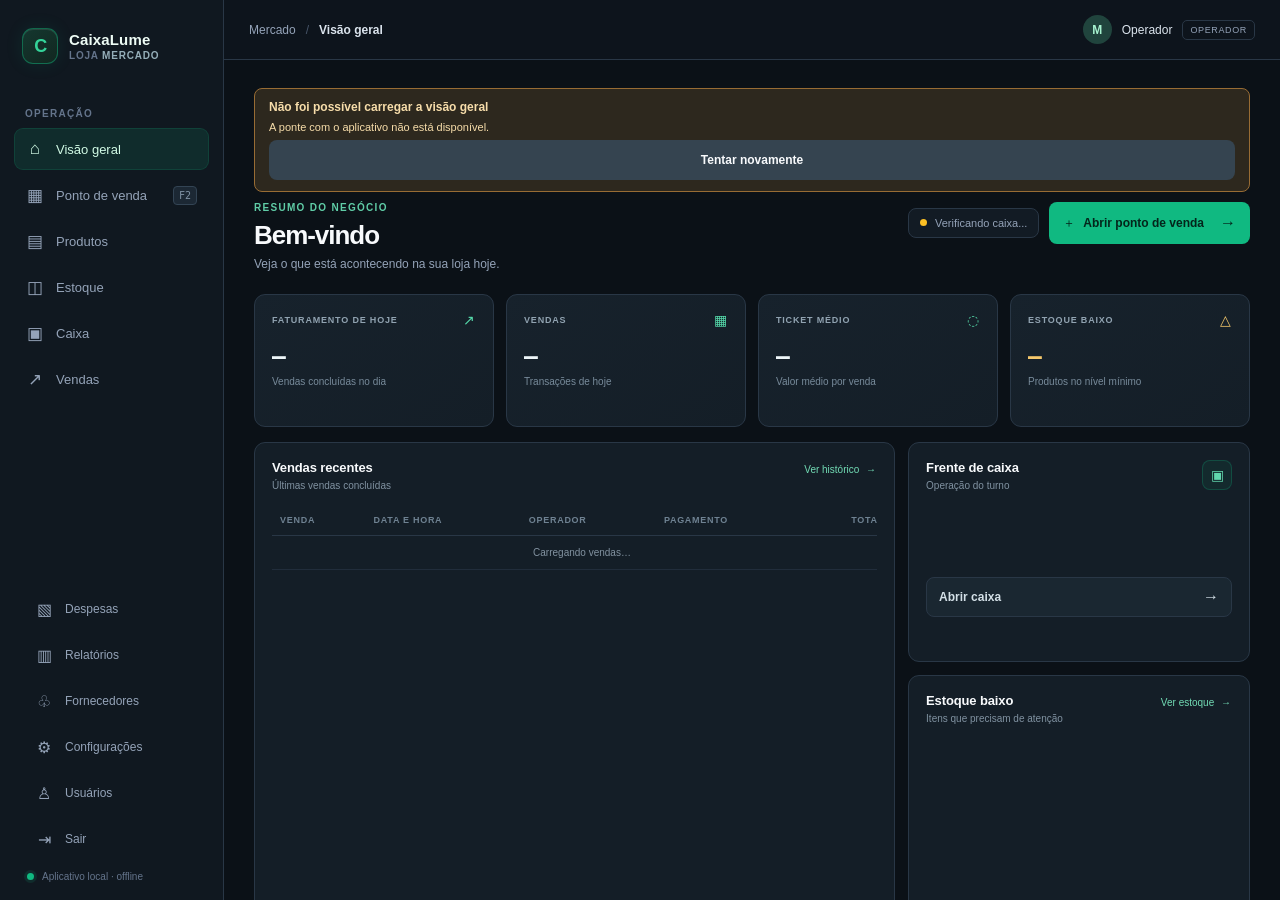
<file: Web/shell.html>
<!doctype html>
<html lang="pt-BR">
<head>
  <meta charset="utf-8" />
  <meta name="viewport" content="width=device-width, initial-scale=1, viewport-fit=cover" />
  <meta name="color-scheme" content="dark" />
  <title>CaixaLume</title>
  <link rel="stylesheet" href="./styles.css" />
  <link rel="stylesheet" href="./reports.css" />
  <link rel="stylesheet" href="./shell.css" />
    <link rel="stylesheet" href="./ui.css" />
  </head>
<body>
  <main id="screens" aria-label="CaixaLume"></main>
  <div id="screen-loading" role="status">Preparando o Mercado…</div>
  <div id="print-host" aria-hidden="true"></div>
  <script src="./shell.js" defer></script>
</body>
</html>
</file>
<file: Web/styles.css>
:root{color-scheme:dark;--canvas:#0b1117;--sidebar:#101820;--surface:#17212b;--raised:#1c2834;--border:#293746;--text:#f8fafc;--muted:#94a3b8;--subtle:#64748b;--green:#10b981;--green-hover:#0ea574;--green-soft:rgba(16,185,129,.12);--danger:#fb7185;--amber:#fbbf24;--shadow:0 24px 80px rgba(0,0,0,.44);font-family:'Segoe UI','Arial',sans-serif;font-synthesis:none;text-rendering:optimizeLegibility}
*{box-sizing:border-box}html,body{width:100%;height:100%;min-width:0;margin:0;overflow:hidden;background:var(--canvas);color:var(--text)}body{font-size:14px}.app-shell{height:100dvh;min-height:0;display:flex;overflow:hidden}.sidebar{width:224px;flex:0 0 224px;background:var(--sidebar);border-right:1px solid var(--border);display:flex;flex-direction:column;padding:22px 14px 14px;min-height:0}.brand{height:48px;display:flex;align-items:center;gap:11px;padding:0 8px;margin:0 0 38px}.brand-mark{width:36px;height:36px;border:1px solid rgba(16,185,129,.44);border-radius:11px;background:linear-gradient(145deg,#14372f,#122720);color:#34d399;font-size:18px;font-weight:700;display:grid;place-items:center}.brand-copy{display:grid;gap:2px}.brand-copy strong{font-size:15px;letter-spacing:.01em}.brand-copy small,.nav-caption,.eyebrow{font-size:10px;font-weight:700;letter-spacing:.13em;color:var(--subtle)}.nav-caption{padding:0 11px;margin-bottom:9px}.primary-nav{display:grid;gap:4px}.nav-item{height:42px;min-width:0;width:100%;display:flex;align-items:center;gap:12px;text-align:left;padding:0 11px;border:1px solid transparent;border-radius:9px;background:transparent;color:var(--muted);font:500 13px 'Segoe UI',sans-serif;cursor:pointer}.nav-item:hover:not(:disabled){background:#16232d;color:var(--text)}.nav-item:disabled{opacity:.5;cursor:default}.nav-item.active{color:#d1fae5;background:var(--green-soft);border-color:rgba(16,185,129,.15)}.nav-icon{width:18px;display:inline-grid;place-items:center;color:currentColor;font-size:17px}.nav-item kbd{margin-left:auto}.sidebar-bottom{margin-top:auto;padding:14px 9px 3px;display:flex;flex-direction:column;align-items:stretch;gap:4px;color:var(--subtle);font-size:11px}.sidebar-bottom .connection-dot{margin:10px 0 0 5px}.sidebar-bottom .nav-item{font:500 12px 'Segoe UI',sans-serif}.sidebar-bottom .nav-item .nav-icon{font-size:16px}.connection-dot{width:7px;height:7px;border-radius:50%;background:var(--green);box-shadow:0 0 0 3px var(--green-soft)}.main-area{flex:1;min-width:0;display:flex;flex-direction:column;min-height:0}.topbar{height:60px;flex:0 0 60px;padding:0 25px;border-bottom:1px solid var(--border);display:flex;align-items:center;justify-content:space-between;background:rgba(16,24,32,.62)}.breadcrumbs{display:flex;align-items:center;gap:10px;color:var(--muted);font-size:12px}.crumb-separator{color:#475569}.breadcrumbs strong{color:#dbe4ed;font-weight:600}.topbar-actions{display:flex;align-items:center;gap:10px;font-size:12px;color:#dbe4ed}.user-avatar{width:29px;height:29px;border-radius:50%;background:#20443d;color:#a7f3d0;display:grid;place-items:center;font-weight:700}.role-badge{padding:4px 7px;border:1px solid var(--border);border-radius:5px;color:var(--muted);font-size:9px;letter-spacing:.07em}.workspace{display:grid;grid-template-columns:minmax(0,1.85fr) minmax(315px,.95fr);gap:0;flex:1;min-height:0;overflow:hidden}.catalog-panel{padding:26px 27px 22px;min-width:0;display:flex;flex-direction:column;min-height:0}.page-heading{display:flex;align-items:center;justify-content:space-between;gap:16px;margin-bottom:21px}.eyebrow{color:#60cda7}.page-heading h1{font-size:23px;line-height:1.2;letter-spacing:-.035em;margin:7px 0 5px;font-weight:650}.page-heading p,.modal-description{margin:0;color:var(--muted);font-size:12px}.cash-pill{flex-shrink:0;display:flex;align-items:center;gap:8px;padding:8px 11px;border:1px solid var(--border);border-radius:8px;background:#121b24;color:var(--muted);font-size:11px}.cash-pill>span{width:7px;height:7px;background:var(--amber);border-radius:50%}.cash-pill.open{color:#9ae6c8;border-color:rgba(16,185,129,.28);background:rgba(16,185,129,.07)}.cash-pill.open>span{background:var(--green)}.cash-pill.closed{cursor:pointer}.cash-pill.closed:hover{border-color:rgba(16,185,129,.55)}.catalog-toolbar{display:flex;align-items:center;gap:12px;margin-bottom:14px}.search-box{height:42px;display:flex;align-items:center;gap:10px;flex:1;min-width:0;padding:0 11px;border:1px solid var(--border);border-radius:8px;background:#111a23;color:var(--muted)}.search-box:focus-within{border-color:rgba(16,185,129,.65);box-shadow:0 0 0 3px rgba(16,185,129,.09)}.search-box>span{font-size:21px;line-height:1;color:#718096}.search-box input{min-width:0;flex:1;border:0;outline:0;background:transparent;color:var(--text);font:13px 'Segoe UI',sans-serif}.search-box input::placeholder{color:#68798a}.result-count{font-size:11px;color:var(--subtle);white-space:nowrap}kbd{font:10px Consolas,monospace;color:#7f91a3;background:#1c2834;border:1px solid #334454;border-radius:4px;padding:3px 5px}.category-strip{display:flex;gap:7px;overflow-x:auto;overflow-y:hidden;scrollbar-width:thin;scrollbar-color:#344451 transparent;padding:0 0 11px;margin-bottom:7px;flex-shrink:0}.category-chip{height:30px;white-space:nowrap;padding:0 12px;border:1px solid var(--border);border-radius:7px;background:transparent;color:var(--muted);font:500 11px 'Segoe UI',sans-serif;cursor:pointer}.category-chip:hover{color:var(--text);background:#18232d}.category-chip.selected{background:var(--green-soft);border-color:rgba(16,185,129,.35);color:#83e4bd}.product-grid{display:grid;grid-template-columns:repeat(auto-fill,minmax(min(100%,185px),1fr));grid-auto-rows:minmax(130px,auto);gap:10px;overflow:auto;min-height:0;align-content:start;padding:2px 5px 12px 1px;scrollbar-width:thin;scrollbar-color:#344451 transparent}.product-card{min-width:0;position:relative;border:1px solid var(--border);border-radius:10px;background:linear-gradient(145deg,#17212b,#141e27);padding:11px;display:flex;flex-direction:column;gap:8px;cursor:pointer;transition:border-color .16s,transform .16s,background .16s;outline:none}.product-card:hover,.product-card:focus-visible{border-color:rgba(16,185,129,.58);transform:translateY(-1px);background:#192630}.product-top{display:flex;align-items:flex-start;justify-content:space-between;gap:8px}.product-visual{width:41px;height:41px;border-radius:9px;background:linear-gradient(140deg,#203a39,#1d2c33);object-fit:cover;display:grid;place-items:center;color:#8cddbf;font-size:18px;flex:0 0 auto}.product-category{font-size:9px;color:#7c91a1;text-align:right;line-height:1.35;max-width:88px;overflow:hidden;text-overflow:ellipsis;white-space:nowrap;margin-top:3px}.product-name{font-size:12px;font-weight:600;line-height:1.35;display:-webkit-box;-webkit-box-orient:vertical;-webkit-line-clamp:2;overflow:hidden;min-height:32px}.product-meta{display:flex;align-items:center;justify-content:space-between;gap:5px;margin-top:auto}.product-price{font:600 13px Consolas,monospace;color:#5be0ae;white-space:nowrap}.product-unit{font:10px Consolas,monospace;color:#7e91a0}.product-stock{font-size:10px;color:#8293a3;display:flex;align-items:center;gap:5px}.stock-dot{width:5px;height:5px;border-radius:50%;background:#34d399}.product-stock.low{color:#f4c970}.product-stock.low .stock-dot{background:var(--amber)}.add-mark{position:absolute;right:9px;top:9px;width:20px;height:20px;display:grid;place-items:center;border-radius:6px;background:rgba(16,185,129,.1);color:#53d6a9;opacity:0;font-size:14px}.product-card:hover .add-mark,.product-card:focus-visible .add-mark{opacity:1}.empty-state{grid-column:1/-1;min-height:180px;display:grid;align-content:center;justify-items:center;text-align:center;color:var(--muted);gap:8px}.empty-icon{font-size:24px;color:#4e6575}.empty-state strong{font-size:13px;color:#d8e1e9}.empty-state small{font-size:11px;color:var(--subtle)}
.cart-panel{border-left:1px solid var(--border);background:#101820;display:flex;flex-direction:column;min-width:0;min-height:0;padding:23px 19px 15px}.cart-heading{display:flex;align-items:center;justify-content:space-between;padding-bottom:16px;border-bottom:1px solid var(--border);flex-shrink:0}.cart-heading h2{margin:6px 0 0;font-size:16px;letter-spacing:-.02em;display:flex;align-items:center;gap:8px}.cart-badge{font:11px Consolas,monospace;color:#8be0bf;background:rgba(16,185,129,.14);border-radius:6px;padding:3px 6px}.icon-button{width:32px;height:32px;border-radius:7px;background:transparent;border:1px solid transparent;color:#91a1af;font:20px 'Segoe UI',sans-serif;cursor:pointer;display:grid;place-items:center}.icon-button:hover:not(:disabled){background:#1b2832;border-color:var(--border);color:var(--text)}.icon-button:disabled{opacity:.35;cursor:default}.cart-list{flex:1;min-height:0;overflow:auto;padding:6px 2px;scrollbar-width:thin;scrollbar-color:#344451 transparent}.cart-empty{height:100%;min-height:150px;display:grid;align-content:center;justify-items:center;text-align:center;gap:9px;color:var(--subtle)}.cart-empty-icon{width:46px;height:46px;border:1px solid var(--border);border-radius:14px;display:grid;place-items:center;color:#688092;font-size:20px}.cart-empty strong{font-size:12px;font-weight:600;color:#aebdca}.cart-empty span{font-size:11px}.cart-row{padding:12px 0;border-bottom:1px solid rgba(41,55,70,.72);display:grid;gap:9px}.cart-row-heading{display:flex;align-items:flex-start;justify-content:space-between;gap:10px}.cart-row-name{min-width:0;font-size:12px;line-height:1.4;font-weight:600;color:#e3eaf0}.cart-row-price{font:11px Consolas,monospace;white-space:nowrap;color:#74dcb6}.cart-row-controls{display:flex;align-items:center;justify-content:space-between}.quantity-control{display:flex;align-items:center;gap:8px}.quantity-control button{width:25px;height:24px;background:#18232d;border:1px solid var(--border);border-radius:6px;color:#dbe6ed;font-size:14px;cursor:pointer}.quantity-control button:hover{border-color:#4b687a;background:#202f3a}.quantity-value{min-width:36px;text-align:center;font:11px Consolas,monospace}.cart-row-total{font:11px Consolas,monospace;color:#d5e0e8}.remove-item{background:none;border:0;color:#687b8b;font-size:16px;cursor:pointer;padding:2px 5px}.remove-item:hover{color:var(--danger)}.cart-footer{border-top:1px solid var(--border);padding-top:14px;flex-shrink:0}.total-row,.grand-total{display:flex;align-items:center;justify-content:space-between;padding:5px 0;color:#8293a2;font-size:11px}.total-row strong{font:11px Consolas,monospace;color:#b8c5cf}.grand-total{margin-top:8px;padding:11px 0;border-top:1px solid var(--border);color:#ecf4f8;font-size:12px;font-weight:600}.grand-total strong{font:600 18px Consolas,monospace;color:#4ee0ac}.button{height:43px;display:flex;align-items:center;justify-content:center;gap:8px;border:0;border-radius:8px;font:600 12px 'Segoe UI',sans-serif;cursor:pointer;transition:background .15s,opacity .15s}.button-primary{background:var(--green);color:#04251b}.button-primary:hover:not(:disabled){background:var(--green-hover)}.button:disabled{opacity:.37;cursor:not-allowed}.charge-button{width:100%;padding:0 13px;justify-content:flex-start;margin-top:5px}.charge-button>strong{font:600 12px Consolas,monospace;margin-left:auto}.button-arrow{margin-left:auto;font-size:16px}.shortcut-hint{text-align:center;color:#718291;font-size:10px;margin-top:9px}.shortcut-hint kbd{margin-left:3px;font-size:9px}
.toast-region{position:fixed;z-index:10;right:20px;top:72px;display:grid;gap:8px;pointer-events:none}.toast{max-width:min(390px,calc(100vw - 32px));padding:12px 15px;border-radius:9px;background:#1c2933;border:1px solid #354857;box-shadow:var(--shadow);color:#e8eff4;font-size:12px;animation:toast-in .2s ease-out}.toast.error{border-color:rgba(251,113,133,.4)}@keyframes toast-in{from{opacity:0;transform:translateY(-6px)}to{opacity:1;transform:translateY(0)}}.modal{width:min(440px,calc(100vw - 28px));max-width:calc(100vw - 28px);max-height:calc(100dvh - 28px);padding:0;border:1px solid #344554;border-radius:14px;background:#151f28;color:var(--text);box-shadow:var(--shadow);overflow:auto}.modal::backdrop{background:rgba(2,7,12,.74);backdrop-filter:blur(4px)}.modal-card{padding:22px;display:flex;flex-direction:column;gap:13px}.modal-header{display:flex;align-items:center;justify-content:space-between;margin-bottom:4px}.modal-header h2,.success-card h2{font-size:18px;letter-spacing:-.025em;margin:6px 0 0}.payment-total{padding:14px;border:1px solid var(--border);border-radius:9px;background:#111a22;display:flex;align-items:center;justify-content:space-between;color:var(--muted);font-size:12px}.payment-total strong{font:600 17px Consolas,monospace;color:#ecf5f8}.payment-methods{padding:0;margin:2px 0 0;border:0;display:grid;grid-template-columns:repeat(2,minmax(0,1fr));gap:8px}.payment-methods legend{font-size:10px;color:#8c9eac;margin-bottom:8px}.payment-option{height:40px;min-width:0;display:flex;align-items:center;gap:8px;padding:0 11px;border:1px solid var(--border);border-radius:8px;color:#b7c4ce;font-size:11px;cursor:pointer}.payment-option:hover{background:#192630}.payment-option.selected{border-color:#11986d;color:#7ce0b9;background:rgba(16,185,129,.08)}.payment-option input{position:absolute;opacity:0;pointer-events:none}.payment-option:focus-within{outline:2px solid rgba(16,185,129,.55);outline-offset:2px}.method-icon{font-size:14px}.field-label{font-size:10px;color:#91a2af;margin:1px 0 -8px}.money-input{height:42px;display:flex;align-items:center;gap:8px;padding:0 11px;background:#101820;border:1px solid var(--border);border-radius:8px;color:#8b9ba8;font:11px Consolas,monospace}.money-input:focus-within{border-color:rgba(16,185,129,.65)}.money-input input{min-width:0;width:100%;height:100%;border:0;outline:0;background:transparent;color:var(--text);font:13px Consolas,monospace}.money-input input::-webkit-inner-spin-button{opacity:.45}.change-row{display:flex;justify-content:space-between;color:#8394a2;font-size:11px;padding:0 2px}.change-row strong{font:600 12px Consolas,monospace;color:#51dda9}.confirm-payment{width:100%;margin-top:4px;padding:0 14px}.form-error{min-height:0;margin:0;color:#fda4af;font-size:11px}.form-error:empty{display:none}.success-card{text-align:center;align-items:center;padding:29px 24px 23px}.success-mark{width:48px;height:48px;border-radius:50%;display:grid;place-items:center;background:rgba(16,185,129,.14);color:#48dfa9;font-size:24px;margin-bottom:3px}.success-card h2{margin:0}.success-card p{color:var(--muted);font:12px Consolas,monospace;margin:0 0 5px}.success-card .button{width:100%;justify-content:center}.success-card .button-arrow{margin-left:0}.modal-description{line-height:1.6}.modal :focus-visible{outline:2px solid rgba(16,185,129,.72);outline-offset:2px}
@media(max-width:1240px){.sidebar{width:190px;flex-basis:190px}.workspace{grid-template-columns:minmax(0,1.7fr) minmax(300px,.95fr)}.catalog-panel{padding:22px 18px}.product-grid{grid-template-columns:repeat(auto-fill,minmax(min(100%,165px),1fr))}.user-label{display:none}}
@media(max-width:1020px){.sidebar{width:66px;flex-basis:66px;padding:16px 9px}.brand{justify-content:center;padding:0;margin-bottom:30px}.brand-copy,.nav-caption,.nav-item>span:not(.nav-icon),.nav-item kbd,.sidebar-bottom>span:last-child{display:none}.sidebar-bottom .nav-item{justify-content:center;padding:0}.sidebar-bottom .connection-dot{display:block}.nav-item{justify-content:center;padding:0}.sidebar-bottom{justify-content:center;padding:14px 0}.workspace{grid-template-columns:minmax(0,1fr) minmax(285px,38%)}.catalog-panel{padding:18px 14px}.page-heading h1{font-size:20px}.product-grid{grid-template-columns:repeat(auto-fill,minmax(min(100%,150px),1fr));gap:8px}.cart-panel{padding:19px 14px 13px}}
@media(max-width:760px){.topbar{height:52px;flex-basis:52px;padding:0 14px}.workspace{display:flex;flex-direction:column;overflow:auto}.catalog-panel{flex:0 0 auto;min-height:48dvh;padding:17px 14px}.page-heading{align-items:flex-start}.cash-pill{max-width:46%;white-space:normal;line-height:1.35}.catalog-toolbar{margin-bottom:10px}.product-grid{grid-template-columns:repeat(auto-fill,minmax(min(100%,158px),1fr));max-height:42dvh}.cart-panel{min-height:330px;flex:1;border-left:0;border-top:1px solid var(--border);padding:16px 14px 12px}.cart-list{min-height:125px}.cart-footer{background:#101820}.result-count{display:none}.role-badge{display:none}}
@media(max-width:450px){.sidebar{width:52px;flex-basis:52px;padding:12px 6px}.topbar{padding:0 10px}.breadcrumbs{gap:6px;font-size:11px}.topbar-actions{gap:7px}.catalog-panel{padding:14px 10px}.page-heading h1{font-size:18px}.page-heading p{font-size:11px}.cash-pill{font-size:10px;padding:7px 8px}.product-grid{grid-template-columns:repeat(2,minmax(0,1fr));grid-auto-rows:minmax(128px,auto)}.product-card{padding:9px}.product-name{font-size:11px}.product-price{font-size:11px}.modal-card{padding:18px}.payment-option{padding:0 8px}}
.quantity-control input.quantity-value{width:76px;min-width:64px;max-width:90px;padding:5px;border:1px solid var(--border);border-radius:5px;background:#101820;color:var(--text);font:12px Consolas,monospace}.quantity-control input:focus{outline:2px solid var(--green)}.adjustment-button{width:100%;height:32px;font-size:11px;margin:5px 0}.modal select{width:100%;padding:10px;background:#101820;color:var(--text);border:1px solid var(--border);border-radius:6px}.modal-description{margin:0;font-size:11px;color:var(--muted)}.expired-card{border-color:#a54d60}.expired-card h2,.expired-card .alert-detail{color:#fda4af}.cart-row-controls{gap:6px}.cart-footer{max-height:52dvh;overflow:auto}.sidebar{overflow-y:auto}.cash-pill{font-family:inherit;cursor:pointer}.quantity-control{gap:4px}
@media(max-height:640px){.cart-heading{padding-bottom:8px}.cart-panel{padding-top:12px}.cart-footer{padding-top:7px}.cart-list{min-height:70px}.shortcut-hint{display:none}.page-heading{margin-bottom:12px}}
@media(prefers-reduced-motion:reduce){*,*::before,*::after{animation-duration:.01ms!important;transition-duration:.01ms!important;scroll-behavior:auto!important}}
[hidden]{display:none!important}
.checkout-status{display:grid;gap:7px;padding:11px 14px;margin:0 0 10px;border:1px solid #986c34;border-radius:8px;background:#2d281e;color:#f7ddaa;font-size:11px}.checkout-status strong{font-size:12px}.checkout-status .button{width:100%;height:34px;background:#354450;color:#f8fafc}.field-help{color:#aebdca;font-size:11px}.quantity-unit{color:#aebdca;font-size:11px}.cart-row-price{white-space:normal}
.toast .undo-button{margin-left:8px;border:0;background:transparent;color:#8cebc5;font:600 12px 'Segoe UI',sans-serif;text-decoration:underline;cursor:pointer;pointer-events:auto}.toast-region:has(.undo-button){pointer-events:auto}
.brand-copy{min-width:0;overflow:hidden}.brand-copy strong{color:#eefcf5;white-space:nowrap}.brand-copy small{display:block;white-space:nowrap;overflow:hidden;text-overflow:ellipsis;letter-spacing:.08em}.brand-copy #store-name{text-transform:uppercase;color:#95aeb9}.brand-mark{font-weight:800;letter-spacing:-.08em;box-shadow:inset 0 1px 0 rgba(255,255,255,.09),0 0 18px rgba(16,185,129,.1)}
</file>
<file: Web/ui.css>
/* Shared CaixaLume controls: responsive, keyboard accessible, same identity. */
:focus-visible{outline:2px solid var(--green,#10b981);outline-offset:3px}
button,input,select,textarea{font:inherit}button{touch-action:manipulation}
.button{min-height:40px;height:auto;padding:10px 14px;white-space:normal;line-height:1.35;text-align:center}
.button:disabled{cursor:not-allowed}input,select,textarea{max-width:100%}
input[inputmode=decimal],input[data-places]{font-variant-numeric:tabular-nums}
.modal,.module-dialog{max-width:calc(100vw - 24px);max-height:calc(100dvh - 24px);overflow:auto}
.modal-card{min-width:0;max-height:calc(100dvh - 28px);overflow:auto}
.modal-description,.form-error,.dialog-error{overflow-wrap:anywhere;line-height:1.5}
.modal-header{gap:12px}.modal-header h2{min-width:0;overflow-wrap:anywhere}
.modal-header>.icon-button{flex-shrink:0}.icon-button{min-width:34px;min-height:34px}
.ui-confirm{width:min(480px,calc(100vw - 24px));padding:0;border:1px solid var(--border,#293746);border-radius:12px;background:var(--surface,#17212b);color:var(--text,#f8fafc)}
.ui-confirm h2{font-size:20px;margin-top:0}.ui-confirm-actions{display:flex;justify-content:flex-end;gap:10px;margin-top:24px;flex-wrap:wrap}
.ui-confirm::backdrop{background:rgba(2,7,12,.76)}.ui-confirm .modal-card{padding:24px}
.toast-region{max-height:calc(100dvh - 90px);overflow:auto}.toast{pointer-events:auto;overflow-wrap:anywhere}
.sidebar{overflow-y:auto;scrollbar-width:thin}.module-view{overflow:auto;gap:12px}.module-heading{flex-wrap:wrap}.module-heading>div{min-width:0}
.module-card{flex:1 0 260px}.module-row-actions{flex-shrink:0;min-height:56px}.module-toolbar>*{max-width:100%}
.module-card-heading{height:auto;min-height:50px;padding:12px 16px;gap:10px;flex-wrap:wrap}
.module-table-wrap th{z-index:1}.module-table-wrap tr:focus-visible{outline-offset:-2px}
.product-grid img{aspect-ratio:1;object-fit:contain}.product-grid{scrollbar-gutter:stable}
.catalog-toolbar{min-height:42px;flex-shrink:0}.cart-footer{position:relative}.payment-methods{min-width:0}
@media(max-width:1100px){.module-view,.reports-view,.products-view{padding:18px}.heading-buttons{flex-wrap:wrap}.page-heading{gap:10px}}
@media(max-height:760px) and (min-width:761px){.sidebar{padding-top:12px}.brand{margin-bottom:16px}.nav-item{height:36px;flex-shrink:0}.sidebar-bottom{padding-top:8px}.catalog-panel{padding-top:14px}.page-heading{margin-bottom:12px}.cart-panel{padding-top:14px}.cart-heading{padding-bottom:10px}.cart-footer{padding-top:8px}.adjustment-button{min-height:32px;padding:5px 8px}.grand-total{margin-top:2px;padding:8px 0}.shortcut-hint{margin-top:4px}.cart-row{padding:9px 0}}
@media(max-width:760px){.module-view{padding:14px;overflow:auto}.module-toolbar input[type=search]{min-width:0;width:100%}.dialog-fields{grid-template-columns:1fr}.module-metrics{grid-template-columns:repeat(2,minmax(0,1fr))}.module-metric{padding:12px}.heading-buttons .button{flex:1}.cart-footer{position:sticky;bottom:0;z-index:2}.ui-confirm-actions .button{flex:1}.payment-option{min-height:44px}.module-dialog footer{flex-wrap:wrap}.module-dialog footer .button{flex:1}}
@media(max-width:450px){.module-metrics{grid-template-columns:1fr}.page-heading{flex-wrap:wrap}.cart-list{max-height:40dvh}.topbar .role-badge{display:none}}
</file>
<file: Web/home.css>
.dashboard-view{flex:1;min-height:0;overflow:auto;padding:28px 30px 30px;scrollbar-width:thin;scrollbar-color:#344451 transparent}.dashboard-heading{display:flex;align-items:flex-start;justify-content:space-between;gap:18px;margin-bottom:23px}.dashboard-heading h1{font-size:26px;letter-spacing:-.04em;line-height:1.2;margin:7px 0 6px;font-weight:650}.dashboard-heading p{margin:0;color:var(--muted);font-size:12px}.heading-actions{display:flex;align-items:center;gap:10px}.open-pos{padding:0 14px;white-space:nowrap}.open-pos .button-arrow{margin-left:8px}.metrics-grid{display:grid;grid-template-columns:repeat(4,minmax(0,1fr));gap:12px;margin-bottom:15px}.metric-card{min-width:0;min-height:133px;padding:17px;border:1px solid var(--border);border-radius:11px;background:linear-gradient(145deg,#17222c,#141e27);display:flex;flex-direction:column;align-items:flex-start}.metric-label{width:100%;display:flex;align-items:center;justify-content:space-between;gap:8px;color:#91a3b1;font-size:9px;font-weight:700;letter-spacing:.09em}.metric-label span{font-size:14px;color:#55d9aa}.metric-card>strong{font:600 23px Consolas,monospace;color:#edf5f8;margin:15px 0 7px;white-space:nowrap;overflow:hidden;text-overflow:ellipsis;max-width:100%}.metric-card>small{color:#788b9b;font-size:10px}.warning-metric .metric-label span,.warning-metric>strong{color:#f5c86c}.dashboard-grid{display:grid;grid-template-columns:minmax(0,1.5fr) minmax(255px,.8fr);grid-template-rows:minmax(220px,auto) minmax(240px,auto);gap:13px;align-items:stretch}.dashboard-card{min-width:0;border:1px solid var(--border);border-radius:11px;background:#141e27;padding:17px;overflow:hidden}.recent-card{grid-row:span 2}.card-heading{display:flex;align-items:flex-start;justify-content:space-between;gap:10px;margin-bottom:14px}.card-heading h2{font-size:13px;font-weight:650;margin:0 0 5px;letter-spacing:-.01em}.card-heading p{font-size:10px;color:#8092a1;margin:0}.text-action{border:0;background:transparent;color:#72dcb5;font:500 10px 'Segoe UI',sans-serif;white-space:nowrap;cursor:pointer;padding:4px 1px}.text-action:hover{color:#b4f4da}.text-action span{padding-left:4px}.table-wrap{width:100%;overflow:auto;scrollbar-width:thin;scrollbar-color:#344451 transparent}table{width:100%;min-width:620px;border-collapse:collapse;text-align:left}th{font-size:9px;letter-spacing:.08em;font-weight:700;color:#6f8292;padding:10px 8px;border-bottom:1px solid var(--border);white-space:nowrap}td{font-size:10px;color:#c2ced7;padding:11px 8px;border-bottom:1px solid rgba(41,55,70,.65);white-space:nowrap}td:first-child{font:10px Consolas,monospace;color:#65d9ad}td.right,th.right{text-align:right}.loading-cell{color:#8292a0!important;text-align:center!important;font-family:'Segoe UI',sans-serif!important}.payment-badge{display:inline-flex;padding:4px 7px;border:1px solid #304150;border-radius:5px;color:#b7c7d2;font-size:9px}.cash-icon{width:30px;height:30px;display:grid;place-items:center;border:1px solid rgba(16,185,129,.23);border-radius:8px;color:#61d6ad;background:rgba(16,185,129,.08)}.cash-card-state{min-height:72px;display:grid;align-content:center;gap:7px}.cash-card-state strong{font-size:15px}.cash-card-state span{font-size:10px;color:#889aa7}.cash-card .button-secondary{width:100%;padding:0 12px;border:1px solid var(--border);background:#1a2731;color:#d4e0e7;justify-content:flex-start}.cash-card .button-secondary:hover{border-color:#497264;background:#1e302f}.cash-card .button-secondary .button-arrow{margin-left:auto}.alert-list{display:grid}.alert-row{min-width:0;display:flex;align-items:center;justify-content:space-between;gap:12px;padding:10px 0;border-bottom:1px solid rgba(41,55,70,.65)}.alert-row:last-child{border-bottom:0}.alert-name{min-width:0;overflow:hidden;text-overflow:ellipsis;white-space:nowrap;color:#d7e1e8;font-size:10px}.alert-detail{flex:0 0 auto;text-align:right;color:#f4c76d;font:10px Consolas,monospace}.expiry-card .alert-detail{color:#b5a3ed}.empty-panel{min-height:150px;display:grid;align-content:center;justify-items:center;text-align:center;gap:7px;color:#657c8c}.empty-panel>span{font-size:18px;color:#63d9ad}.empty-panel strong{font-size:11px;color:#c1ced7}.empty-panel small{font-size:10px;color:#7f91a0}.empty-panel.compact{min-height:105px}.offline-status{display:flex;align-items:center;gap:8px;color:var(--subtle);font-size:10px;padding:7px 4px 1px}.sidebar-bottom .connection-dot{margin:0;width:7px;height:7px}
@media(max-width:1240px){.dashboard-view{padding:22px 20px}.dashboard-grid{grid-template-columns:minmax(0,1.4fr) minmax(230px,.8fr)}.metric-card{padding:14px}.metric-card>strong{font-size:20px}}
@media(max-width:1020px){.dashboard-view{padding:18px 16px}.dashboard-heading{flex-wrap:wrap}.heading-actions{width:100%;justify-content:space-between}.metrics-grid{grid-template-columns:repeat(2,minmax(0,1fr))}.dashboard-grid{grid-template-columns:minmax(0,1fr) minmax(0,1fr)}.recent-card{grid-row:auto;grid-column:span 2}.sidebar-bottom .nav-item{justify-content:center;padding:0}.sidebar-bottom .offline-status>span:last-child{display:none}.sidebar-bottom .offline-status{justify-content:center}}
@media(max-width:760px){.dashboard-view{padding:16px 13px}.dashboard-heading h1{font-size:21px}.dashboard-heading{margin-bottom:17px}.heading-actions{align-items:flex-start;flex-direction:column}.heading-actions .cash-pill{max-width:none}.metrics-grid{gap:8px}.metric-card{min-height:116px;padding:12px}.metric-card>strong{font-size:18px;margin:13px 0 6px}.metric-label{font-size:8px}.dashboard-grid{grid-template-columns:minmax(0,1fr);grid-template-rows:auto}.recent-card{grid-column:auto}.dashboard-card{padding:14px}.cash-card{min-height:185px}}
@media(max-width:450px){.dashboard-view{padding:13px 9px}.metrics-grid{gap:7px}.metric-card{padding:10px}.metric-card>strong{font-size:15px}.metric-card>small{font-size:9px}.open-pos{width:100%}.card-heading{flex-wrap:wrap}}
.getting-started{margin:0 0 18px;padding:21px;border:1px solid rgba(16,185,129,.32);border-radius:13px;background:linear-gradient(120deg,rgba(16,185,129,.1),rgba(20,30,39,.98) 56%);box-shadow:0 15px 38px rgba(0,0,0,.12)}
.getting-started-heading{display:flex;align-items:flex-start;justify-content:space-between;gap:16px;margin-bottom:17px}.getting-started-heading h2{margin:6px 0;font-size:19px;letter-spacing:-.025em}.getting-started-heading p{margin:0;color:#a9bbc7;font-size:12px;line-height:1.45}.getting-started-progress{flex:none;border:1px solid rgba(16,185,129,.3);border-radius:20px;background:rgba(16,185,129,.09);color:#9ae8c9;padding:6px 10px;font-size:10px;font-weight:700;white-space:nowrap}
.getting-started-steps{display:grid;grid-template-columns:repeat(3,minmax(0,1fr));gap:10px}.setup-step{min-width:0;min-height:156px;display:flex;align-items:flex-start;gap:12px;padding:15px;border:1px solid #344754;border-radius:10px;background:#121d25}.setup-step-number{flex:none;display:grid;place-items:center;width:30px;height:30px;border-radius:8px;background:#21352f;color:#7ae0b3;font:700 11px Consolas,monospace}.setup-step-content{min-width:0;flex:1;display:flex;flex-direction:column;align-items:flex-start;min-height:124px}.setup-step h3{margin:1px 0 5px;font-size:12px;color:#eff8f3}.setup-step p{margin:0 0 12px;color:#9aadb9;font-size:11px;line-height:1.45}.setup-step-action{margin-top:auto;padding:0;border:0;background:transparent;color:#7de5b8;font:600 11px 'Segoe UI',sans-serif;cursor:pointer;text-align:left}.setup-step-action:hover,.setup-step-action:focus-visible{color:#c2ffe1;text-decoration:underline}.setup-step-action span{margin-left:3px}.setup-step-state{flex:none;border-radius:4px;padding:3px 5px;background:#3b3220;color:#f5cd81;font-size:9px;font-weight:600}.setup-step.done{border-color:rgba(16,185,129,.35);background:rgba(16,185,129,.05)}.setup-step.done .setup-step-number,.setup-step.done .setup-step-state{background:rgba(16,185,129,.16);color:#8de8c0}.setup-step.done .setup-step-action{display:none}.setup-step.current{border-color:rgba(16,185,129,.58);box-shadow:0 0 0 1px rgba(16,185,129,.12)}
@media(max-width:1250px){.getting-started-steps{grid-template-columns:1fr}.setup-step{min-height:0}.setup-step-content{min-height:0}.setup-step p{margin-bottom:8px}.setup-step-action{margin-top:3px}}
@media(max-width:760px){.getting-started{padding:15px}.getting-started-heading{flex-direction:column;gap:10px}.getting-started-heading h2{font-size:17px}.setup-step{padding:12px}}
</file>
<file: Web/modules.css>
.module-view{flex:1;min-height:0;display:flex;flex-direction:column;gap:18px;padding:31px 38px 28px;overflow:hidden;background:#0d1117}.module-heading{display:flex;justify-content:space-between;align-items:center;gap:20px;flex:none}.module-heading h1{font-size:27px;letter-spacing:-.04em;margin:7px 0 5px}.module-heading p{font-size:12px;color:var(--muted);margin:0}.heading-buttons,.module-toolbar,.module-tabs,.module-row-actions{display:flex;gap:9px;align-items:center;flex-wrap:wrap}.heading-buttons .button{padding:0 16px}.module-metrics{display:grid;grid-template-columns:repeat(auto-fit,minmax(150px,1fr));gap:10px}.module-metric{border:1px solid #2b3946;border-radius:10px;background:#141d26;padding:15px 18px}.module-metric span{display:block;color:#8ca4b4;font-size:11px;margin-bottom:8px}.module-metric strong{font-size:18px;color:#ecf7f2}.module-toolbar input,.module-toolbar select,.dialog-fields input,.dialog-fields select,.dialog-fields textarea{height:39px;padding:0 11px;border:1px solid #384c5a;border-radius:7px;background:#17232d;color:#f1f5f8;font:13px 'Segoe UI',sans-serif;outline:0;color-scheme:dark}.module-toolbar input:focus,.module-toolbar select:focus,.dialog-fields input:focus,.dialog-fields select:focus,.dialog-fields textarea:focus{border-color:#20b889}.module-toolbar input[type=search]{min-width:240px}.module-toolbar label{display:flex;align-items:center;gap:7px;color:#a9bbca;font-size:11px}.module-tabs{min-height:30px}.module-tabs button{border:0;border-bottom:2px solid transparent;background:none;color:#8ba2b0;padding:7px 10px;cursor:pointer;font-size:12px}.module-tabs button.active{color:#69dbb0;border-color:#10b981}.module-card{flex:1;min-height:0;display:flex;flex-direction:column;background:#141d26;border:1px solid #2b3946;border-radius:12px;overflow:hidden}.module-card-heading{height:50px;flex:none;padding:0 20px;display:flex;align-items:center;justify-content:space-between;border-bottom:1px solid var(--border)}.module-card-heading strong{font-size:13px}.module-card-heading span{font-size:11px;color:var(--muted)}.module-table-wrap{flex:1;min-height:0;overflow:auto}.module-table-wrap table{width:100%;border-collapse:collapse;min-width:750px}.module-table-wrap th{position:sticky;top:0;background:#1b2732;color:#93a8b7;font-size:10px;letter-spacing:.07em;text-align:left;height:40px;padding:0 14px}.module-table-wrap td{height:49px;border-bottom:1px solid #26333e;padding:8px 14px;color:#dce6ec;font-size:12px;max-width:300px;overflow:hidden;text-overflow:ellipsis;white-space:nowrap}.module-table-wrap tbody tr{cursor:pointer}.module-table-wrap tbody tr:hover{background:#1a2b32}.module-table-wrap tbody tr.selected{background:#16483d}.module-empty{text-align:center;padding:55px;color:#91a7b7;font-size:13px}.module-row-actions{min-height:64px;padding:12px 18px;border-top:1px solid var(--border);justify-content:flex-end}.module-row-actions .button{padding:0 15px}.module-message{padding:12px 16px;border:1px solid #8b414b;background:#47242c;border-radius:8px;color:#ffd4d7}.module-dialog{width:min(610px,calc(100vw - 28px));max-height:calc(100dvh - 28px);padding:0;border:1px solid #344554;border-radius:14px;background:#121c25;color:#e7edf3;box-shadow:var(--shadow)}.module-dialog::backdrop{background:rgba(2,7,12,.76);backdrop-filter:blur(4px)}.module-dialog form,.details-shell{display:flex;flex-direction:column;max-height:calc(100dvh - 30px)}.module-dialog header,.module-dialog footer{padding:17px 22px;display:flex;align-items:center;justify-content:space-between;gap:12px;flex:none}.module-dialog header{border-bottom:1px solid var(--border)}.module-dialog footer{border-top:1px solid var(--border);justify-content:flex-end}.module-dialog h2{font-size:19px;margin:3px 0}.dialog-fields{padding:20px 22px;overflow:auto;display:grid;grid-template-columns:repeat(2,minmax(0,1fr));gap:15px}.dialog-fields label{display:grid;gap:7px;font-size:11px;color:#aec0cc}.dialog-fields .wide{grid-column:1/-1}.dialog-fields textarea{height:78px;padding-top:10px;resize:vertical}.dialog-fields input,.dialog-fields select,.dialog-fields textarea{width:100%;min-width:0}.dialog-error{min-height:19px;margin:0 22px 8px;color:#ff9aa7;font-size:12px}.details-shell #details-content{overflow:auto;padding:16px 22px}.details-shell table{width:100%;border-collapse:collapse;font-size:12px}.details-shell th,.details-shell td{text-align:left;padding:9px;border-bottom:1px solid #30404d}.details-shell th{color:#8fa6b5}.button-danger{border:1px solid #92515b;background:#63313a;color:#fff}.button-secondary{border:1px solid #3c5361;background:#22313d;color:#e5edf2}@media(max-width:900px){.module-view{padding:20px}.dialog-fields{grid-template-columns:1fr}}
.module-load-more{display:flex;justify-content:center;padding:16px}.module-load-more[hidden]{display:none}
.invoice-dialog{width:min(1040px,calc(100vw - 28px))}.invoice-dialog-body{padding:19px 22px;overflow:auto;display:grid;gap:15px}.invoice-summary{display:grid;grid-template-columns:repeat(3,minmax(0,1fr));gap:9px}.invoice-summary-item{display:grid;gap:5px;padding:11px 13px;border:1px solid #304251;border-radius:8px;background:#17232d;min-width:0}.invoice-summary-item span{color:#91a9b8;font-size:10px}.invoice-summary-item strong{color:#e8f1f4;font-size:12px;font-weight:600;overflow-wrap:anywhere}.invoice-notice{margin:0;padding:11px 13px;border:1px solid #8b6c31;border-radius:8px;background:#302b1d;color:#f4d99b;font-size:12px;line-height:1.5}.invoice-guidance{margin:0;color:#a6bbc8;font-size:11px;line-height:1.5}.invoice-product-link{justify-self:start;padding:0 14px}.invoice-recipient-label{display:grid;gap:7px;color:#bed0d9;font-size:11px}.invoice-recipient-label input,.invoice-item-fields input,.invoice-item-fields select{height:39px;width:100%;min-width:0;padding:0 11px;border:1px solid #384c5a;border-radius:7px;background:#17232d;color:#f1f5f8;font:13px 'Segoe UI',sans-serif;outline:0;color-scheme:dark}.invoice-recipient-label input:focus,.invoice-item-fields input:focus,.invoice-item-fields select:focus{border-color:#20b889}.invoice-items{display:grid;gap:10px}.invoice-item{padding:14px;border:1px solid #304251;border-radius:9px;background:#131f28;display:grid;gap:11px}.invoice-item-top{display:flex;justify-content:space-between;align-items:flex-start;gap:15px}.invoice-item-top>div{min-width:0;display:grid;gap:5px}.invoice-item-top strong{font-size:12px;color:#ecf3f5;overflow-wrap:anywhere}.invoice-item-top small,.invoice-item-xml,.invoice-item-help{color:#94acba;font-size:11px;line-height:1.45}.invoice-item-total{font:600 12px Consolas,monospace;color:#78dfb7;white-space:nowrap}.invoice-item-xml,.invoice-item-help{margin:0}.invoice-item-help{color:#e6c983}.invoice-item-fields{display:grid;grid-template-columns:minmax(190px,2fr) minmax(130px,1fr) minmax(130px,1fr);gap:10px}.invoice-item-fields label{min-width:0;display:grid;gap:6px;color:#b6c7d2;font-size:11px}.invoice-dialog .dialog-error{margin:0 22px 8px}.invoice-dialog .dialog-error:empty{display:none}.invoice-dialog .dialog-error:not(:empty){padding:10px 12px;border-radius:7px;background:#37242a;border:1px solid #7e4853}.invoice-dialog .button-primary{min-width:150px}.invoice-dialog :focus-visible{outline:2px solid rgba(16,185,129,.72);outline-offset:2px}.invoice-details-dialog{width:min(1040px,calc(100vw - 28px))}.invoice-details-dialog #details-content{display:grid;gap:12px}.details-shell #details-content{overflow:auto}.details-shell table{min-width:580px}.invoice-details-dialog table{min-width:900px}
@media(max-width:800px){.invoice-summary{grid-template-columns:repeat(2,minmax(0,1fr))}.invoice-item-fields{grid-template-columns:repeat(2,minmax(0,1fr))}.invoice-item-fields label:first-child{grid-column:1/-1}}
@media(max-width:560px){.invoice-summary,.invoice-item-fields{grid-template-columns:1fr}.invoice-item-fields label:first-child{grid-column:auto}.invoice-item-top{flex-wrap:wrap}.invoice-dialog-body{padding:14px}.invoice-dialog header,.invoice-dialog footer{padding:14px}}
.invoice-recipient-label strong{display:block;padding:11px 13px;border:1px solid #384c5a;border-radius:7px;background:#17232d;color:#ecf3f5;font:600 13px Consolas,monospace}
</file>
<file: Web/products.css>
.products-view{flex:1;min-height:0;display:flex;flex-direction:column;gap:18px;padding:32px 38px 28px;overflow:hidden;background:#0d1117}
.products-heading{display:flex;justify-content:space-between;align-items:center;gap:20px;flex-shrink:0}
.products-heading h1{font-size:27px;letter-spacing:-.04em;margin:7px 0 5px}
.products-heading p{font-size:12px;color:var(--muted);margin:0}
.products-heading .button{padding:0 18px;white-space:nowrap}
.products-heading .button span{font-size:18px;font-weight:400}
.products-toolbar{display:flex;align-items:center;gap:12px;min-height:42px;flex-shrink:0}
.products-search{flex:0 1 310px;min-width:190px}
.category-filter{display:flex;gap:6px;min-width:0;flex:1;overflow-x:auto;padding:3px 0;scrollbar-width:thin}
.category-filter button,.filter-toggle{height:34px;flex:none;white-space:nowrap;padding:0 12px;border:1px solid var(--border);border-radius:8px;background:#151e27;color:#aebdca;font:500 11px 'Segoe UI',sans-serif;cursor:pointer}
.category-filter button:hover,.filter-toggle:hover{border-color:#4b6670;color:#fff}
.category-filter button.active,.filter-toggle[aria-pressed="true"]{border-color:#168e6e;background:#12342b;color:#7ce0b9}
.products-card{flex:1;min-height:0;display:flex;flex-direction:column;background:#141d26;border:1px solid #2b3946;border-radius:12px;overflow:hidden}
.products-card-top{height:54px;flex:none;padding:0 20px;display:flex;align-items:center;justify-content:space-between;border-bottom:1px solid var(--border)}
.products-card-top strong{font-size:13px}.products-card-top span{font-size:11px;color:var(--muted)}
.products-table-wrap{flex:1;min-height:0;overflow:auto;scrollbar-width:thin;scrollbar-color:#344451 transparent}
.products-table{width:100%;min-width:1080px;border-collapse:collapse;table-layout:fixed}
.products-table th{position:sticky;top:0;z-index:1;text-align:left;height:42px;padding:0 15px;background:#1b2732;color:#91a7b7;font-size:10px;font-weight:700;letter-spacing:.08em;border-bottom:1px solid #354452}
.products-table th:nth-child(1){width:12%}.products-table th:nth-child(2){width:20%}.products-table th:nth-child(3){width:12%}.products-table th:nth-child(4){width:6%}.products-table th:nth-child(5){width:11%}.products-table th:nth-child(6){width:11%}.products-table th:nth-child(7){width:10%}.products-table th:nth-child(8){width:18%}
.products-table td{height:52px;padding:8px 15px;border-bottom:1px solid #26333e;color:#dce6ec;font-size:12px;overflow:hidden;text-overflow:ellipsis;white-space:nowrap}
.products-table td.name{font-weight:650;color:#f1f5f8}.products-table td.muted{color:#899eac}.products-table tr{cursor:pointer;outline:0}.products-table tbody tr:hover{background:#1a2b32}.products-table tbody tr.selected{background:#16483d}.products-table tbody tr:focus-visible{outline:2px solid #38d5a2;outline-offset:-2}
.products-table .right{text-align:right}.status-tag{display:inline-block;max-width:100%;padding:5px 8px;border-radius:6px;font-size:10px;overflow:hidden;text-overflow:ellipsis;vertical-align:middle;color:#aedec7;background:#15382f}.status-tag.warn{color:#f7cf83;background:#433019}.status-tag.error{color:#ffb4bd;background:#4a262c}.status-tag.inactive{color:#b9c6d0;background:#34404a}
.products-empty{display:grid;justify-items:center;align-content:center;gap:10px;min-height:220px;color:#7e95a5}.products-empty span{font-size:25px}.products-empty strong{color:#d8e5eb;font-size:14px}.products-empty small{font-size:11px}
.products-actions{min-height:72px;padding:12px 18px;display:flex;align-items:center;justify-content:space-between;gap:15px;border-top:1px solid var(--border)}
.products-actions>span{min-width:0;overflow:hidden;text-overflow:ellipsis;white-space:nowrap;color:#a8bac7;font-size:12px}.products-actions>div{display:flex;gap:8px;flex:none}.products-actions .button{height:38px;min-width:105px;padding:0 12px}
.button-secondary{border:1px solid #3c5361;background:#22313d;color:#e5edf2}.button-secondary:hover:not(:disabled){background:#2c414d}.button-danger{border:1px solid #92515b;background:#63313a;color:#fff}.button-danger:hover:not(:disabled){background:#7a3a45}
.confirm-actions{display:flex;gap:9px;justify-content:flex-end}.confirm-actions .button{min-width:100px;padding:0 12px}
.product-dialog{width:min(720px,calc(100vw - 30px));max-width:calc(100vw - 30px);max-height:calc(100dvh - 30px);padding:0;border:1px solid #344554;border-radius:14px;background:#121c25;color:#e7edf3;box-shadow:var(--shadow)}
.product-dialog::backdrop{background:rgba(2,7,12,.76);backdrop-filter:blur(4px)}
.product-dialog form{max-height:calc(100dvh - 32px);display:flex;flex-direction:column}
.product-dialog-header,.product-dialog-footer{flex:none;display:flex;align-items:center;justify-content:space-between;gap:12px;padding:18px 24px;border-bottom:1px solid var(--border)}
.product-dialog-header h2{margin:5px 0 0;font-size:20px}.product-dialog-footer{justify-content:flex-end;border-bottom:0;border-top:1px solid var(--border)}.product-dialog-footer .button{padding:0 16px}
.product-dialog-body{flex:1;min-height:0;overflow:auto;padding:20px 24px 12px;scrollbar-width:thin}
.form-section{padding:0 0 20px;margin-bottom:20px;border-bottom:1px solid #2a3742}.form-section:last-of-type{border-bottom:0;margin-bottom:0}
.form-section h3{margin:0 0 16px;font-size:11px;font-weight:700;letter-spacing:.1em;color:#54d7a8;text-transform:uppercase}
.product-form-grid{display:grid;grid-template-columns:1fr;gap:13px}.product-form-grid.two-columns{grid-template-columns:repeat(2,minmax(0,1fr))}
.product-form-grid label{display:grid;gap:7px;color:#b4c4ce;font-size:11px}.product-form-grid input,.product-form-grid select{width:100%;min-width:0;height:40px;padding:0 11px;border:1px solid #384c5a;border-radius:7px;background:#17232d;color:#f1f5f8;font:13px 'Segoe UI',sans-serif;outline:0;color-scheme:dark}
.product-form-grid input:focus,.product-form-grid select:focus{border-color:#20b889;box-shadow:0 0 0 3px rgba(16,185,129,.12)}
.product-form-grid input::placeholder{color:#748a99}.input-with-action{display:flex;gap:8px}.input-with-action .button{flex:none;padding:0 13px;height:40px}
.image-picker{display:flex;align-items:center;gap:12px;color:#91a5b4;font-size:11px}.image-picker .button{padding:0 12px;height:38px;flex:none}
.image-preview{height:160px;border:1px dashed #3b5360;border-radius:9px;background:#101921;display:grid;place-items:center;overflow:hidden;color:#8298a8;font-size:12px}.image-preview img{max-width:100%;max-height:100%;object-fit:contain}.image-preview span{padding:16px;text-align:center}
.product-dialog .form-error{margin:0 0 5px;min-height:18px}.product-dialog :focus-visible{outline:2px solid #38d5a2;outline-offset:2px}
@media(max-width:1100px){.products-view{padding:22px}.products-toolbar{flex-wrap:wrap}.products-search{flex:1 1 260px}.category-filter{order:3;flex:1 1 100%}}
@media(max-width:600px){.product-form-grid.two-columns{grid-template-columns:1fr}.input-with-action{flex-wrap:wrap}.image-picker{flex-wrap:wrap}}
</file>
<file: Web/reports.css>
.reports-view{flex:1;min-height:0;display:flex;flex-direction:column;gap:18px;padding:32px 38px 28px;overflow:auto;background:#0d1117}.reports-heading{display:flex;align-items:center;justify-content:space-between;gap:18px}.reports-heading h1{font-size:27px;letter-spacing:-.04em;margin:7px 0 5px}.reports-heading p{font-size:12px;color:var(--muted);margin:0}.export-actions{display:flex;flex-wrap:wrap;gap:8px}.export-actions .button{padding:0 15px;white-space:nowrap}.button-secondary{border:1px solid #3c5361;background:#22313d;color:#e5edf2}.button-secondary:hover:not(:disabled){background:#2c414d}
.report-filters{display:flex;align-items:end;flex-wrap:wrap;gap:12px;padding:14px 16px;border:1px solid var(--border);border-radius:10px;background:#141d26}.report-filters label{display:grid;gap:6px;color:#a9bcc9;font-size:11px}.report-filters select,.report-filters input{height:39px;min-width:158px;padding:0 11px;border:1px solid #394b59;border-radius:7px;background:#1a2731;color:#eef4f7;color-scheme:dark;font:12px 'Segoe UI',sans-serif}.report-filters .button{padding:0 17px;height:39px}.report-period{font-size:12px;color:#9ab0bf;font-weight:600}.report-metrics{display:grid;grid-template-columns:repeat(4,minmax(0,1fr));gap:12px}.report-metrics article{min-width:0;display:grid;gap:7px;padding:16px 17px;background:#15212a;border:1px solid #2b3b48;border-radius:10px}.report-metrics small{font-size:10px;letter-spacing:.08em;color:#8fa6b7;font-weight:700}.report-metrics strong{font:700 clamp(17px,1.7vw,24px) Consolas,monospace;color:#e7f4ed;white-space:nowrap;overflow:hidden;text-overflow:ellipsis}.report-metrics article:first-child strong{color:#58dcac}.report-metrics span{font-size:10px;color:#8297a6}.report-breakdown{display:flex;justify-content:space-between;gap:16px;padding:11px 15px;border-radius:8px;background:#132028;color:#b4c8d1;font-size:11px;line-height:1.5}.report-breakdown small{color:#8fa3b2}
.report-card{display:flex;flex-direction:column;min-height:350px;flex:1;border:1px solid #2b3946;border-radius:11px;background:#141d26;overflow:hidden}.report-tabs{display:flex;gap:4px;overflow-x:auto;padding:10px 12px 0;border-bottom:1px solid #2d3c49;scrollbar-width:thin}.report-tabs button{padding:10px 12px;flex:none;border:0;border-bottom:2px solid transparent;background:transparent;color:#9caebc;font:600 11px 'Segoe UI',sans-serif;cursor:pointer;white-space:nowrap}.report-tabs button:hover{color:#eff7f7}.report-tabs button[aria-selected="true"]{color:#58dfae;border-color:#10b981}.report-table-heading{display:flex;justify-content:space-between;align-items:center;gap:10px;padding:17px 18px}.report-table-heading h2{margin:0 0 3px;font-size:17px}.report-table-heading p{margin:0;color:#8da3b2;font-size:11px}.report-table-heading span{font-size:11px;color:#9bb0be}.report-table-wrap{flex:1;min-height:0;overflow:auto;scrollbar-width:thin}.report-table{width:100%;border-collapse:collapse;min-width:690px}.report-table th{padding:11px 14px;text-align:left;background:#1b2732;color:#9bb0be;font-size:10px;letter-spacing:.06em;position:sticky;top:0}.report-table td{padding:13px 14px;border-bottom:1px solid #273540;color:#e0eaf0;font-size:11px}.report-table tbody tr:nth-child(even){background:#17222b}.report-table .right{text-align:right;font-family:Consolas,monospace}.report-empty{padding:70px 15px;display:grid;justify-items:center;gap:9px;color:#8197a7;font-size:12px}.report-empty strong{color:#e0ebf0;font-size:13px}
@media(max-width:1120px){.reports-view{padding:22px}.report-metrics{grid-template-columns:repeat(2,minmax(0,1fr))}.reports-heading{align-items:flex-start;flex-direction:column}}
@page{size:A4 landscape;margin:12mm}@media print{html,body,.app-shell{height:auto!important;overflow:visible!important;background:#fff!important;color:#111!important}.sidebar,.topbar,.export-actions,.report-filters,.report-tabs,.toast-region{display:none!important}.main-area,.reports-view,.report-card,.report-table-wrap{display:block!important;overflow:visible!important;background:#fff!important;color:#111!important;border:0!important;box-shadow:none!important;padding:0!important}.report-metrics article,.report-breakdown{background:#fff!important;color:#111!important;border-color:#bbb!important}.report-metrics strong,.report-breakdown span,.report-table-heading h2,.report-table td,.report-table th{color:#111!important}.report-table th{background:#eee!important}.report-table tr{break-inside:avoid}.report-card{margin-top:20px}}
.report-empty[hidden],.report-load-more[hidden]{display:none}.report-load-more{display:flex;justify-content:center;padding:16px}
.report-print-all{display:none}@media print{.report-card{display:none!important}.report-print-all{display:block!important}.report-print-section{break-before:page;margin-top:14px}.report-print-section:first-child{break-before:auto}.report-print-section h2{margin:0 0 4px;color:#111;font-size:17px}.report-print-section p{margin:0 0 12px;color:#444;font-size:11px}.report-print-section .report-table{min-width:0;table-layout:auto}.report-print-section .report-table th,.report-print-section .report-table td{position:static;padding:6px 7px;font-size:9px;word-break:break-word}.report-print-empty{padding:8px 0}}
</file>
<file: Web/shell.css>
html,body{width:100%;height:100%;margin:0;overflow:hidden;background:#0b1117}
#screens{position:fixed;inset:0;overflow:hidden}
.screen{width:100%;height:100%;border:0;display:none;background:#0b1117}
.screen.active{display:block}
#screen-loading{position:fixed;inset:0;display:grid;place-items:center;background:#0b1117;color:#afbfce;font:16px 'Segoe UI',sans-serif;z-index:2}
#screen-loading[hidden]{display:none}
#print-host{display:none}
@media print{
  html,body{height:auto!important;overflow:visible!important;background:#fff!important;color:#111!important}
  #screens,#screen-loading{display:none!important}
  #print-host{display:block!important}
  #print-host .reports-view{display:block!important;height:auto!important;overflow:visible!important;padding:0!important;background:#fff!important;color:#111!important}
}
</file>
